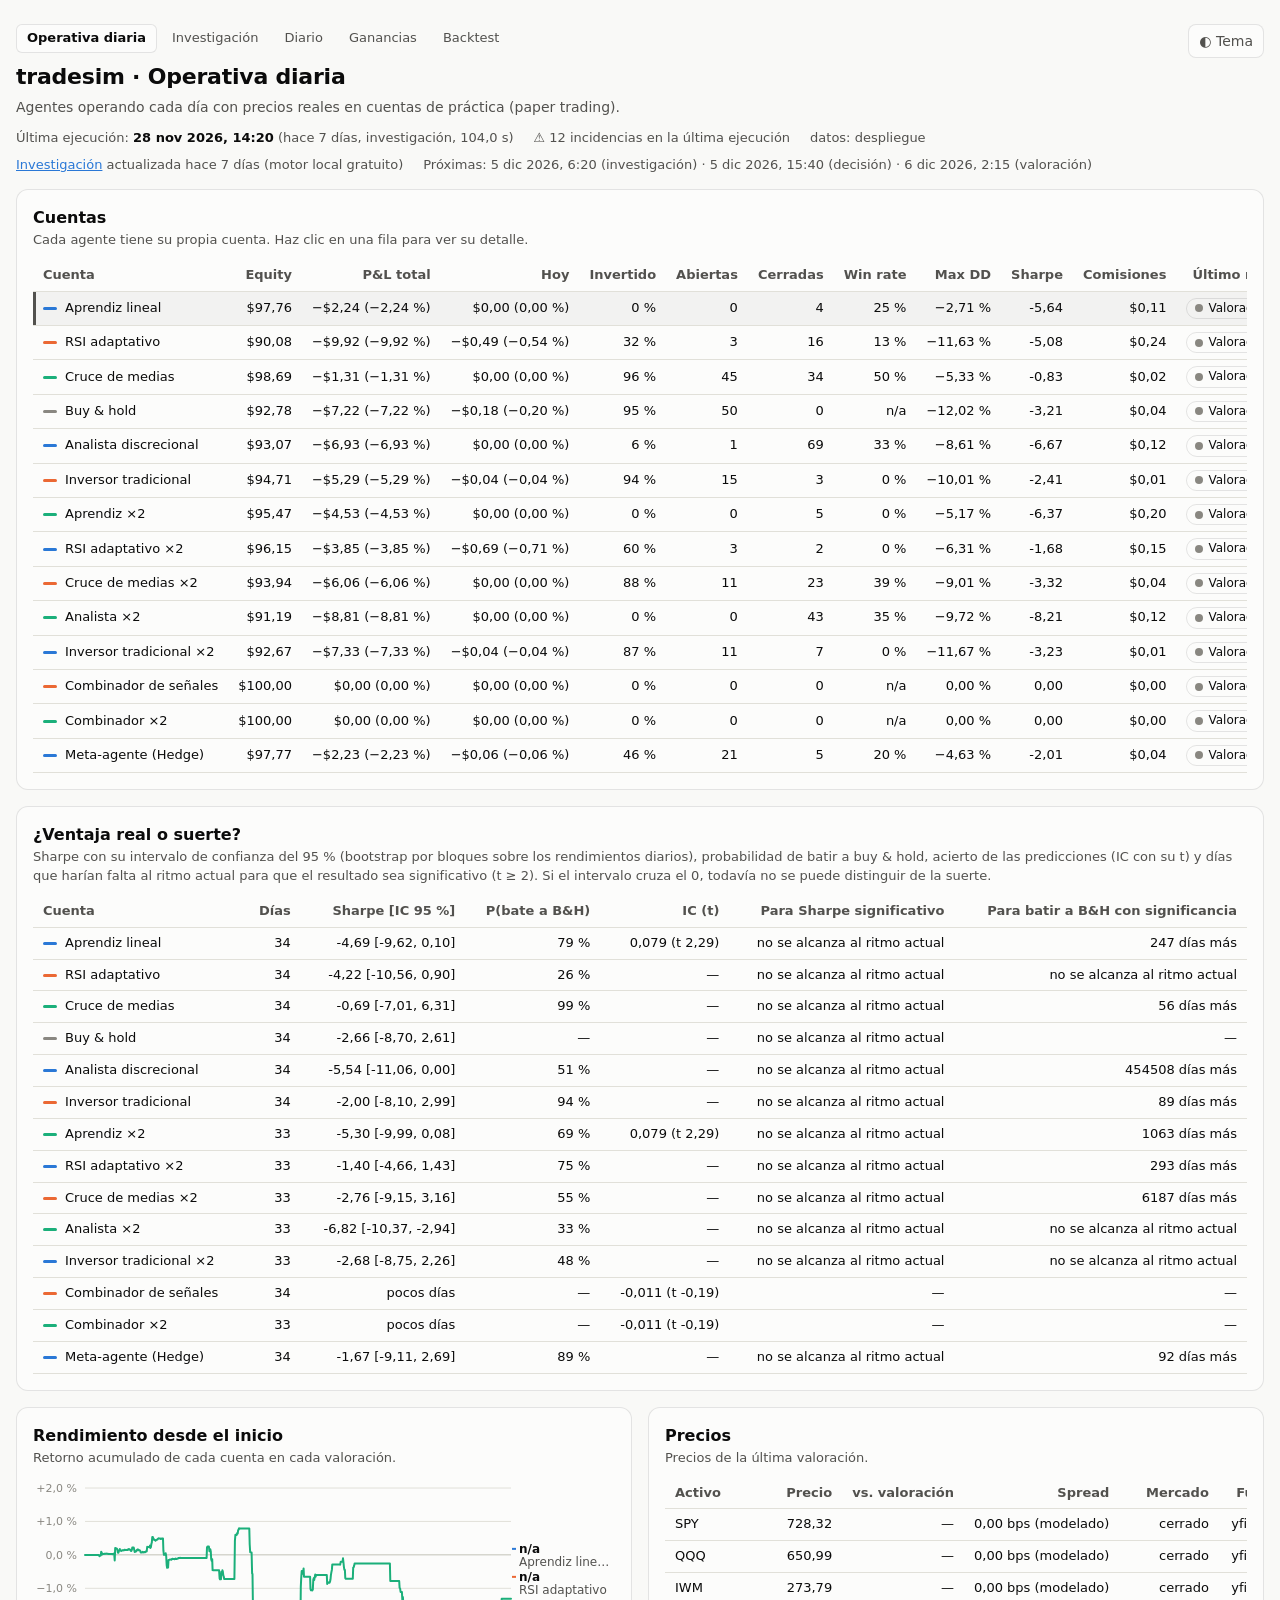
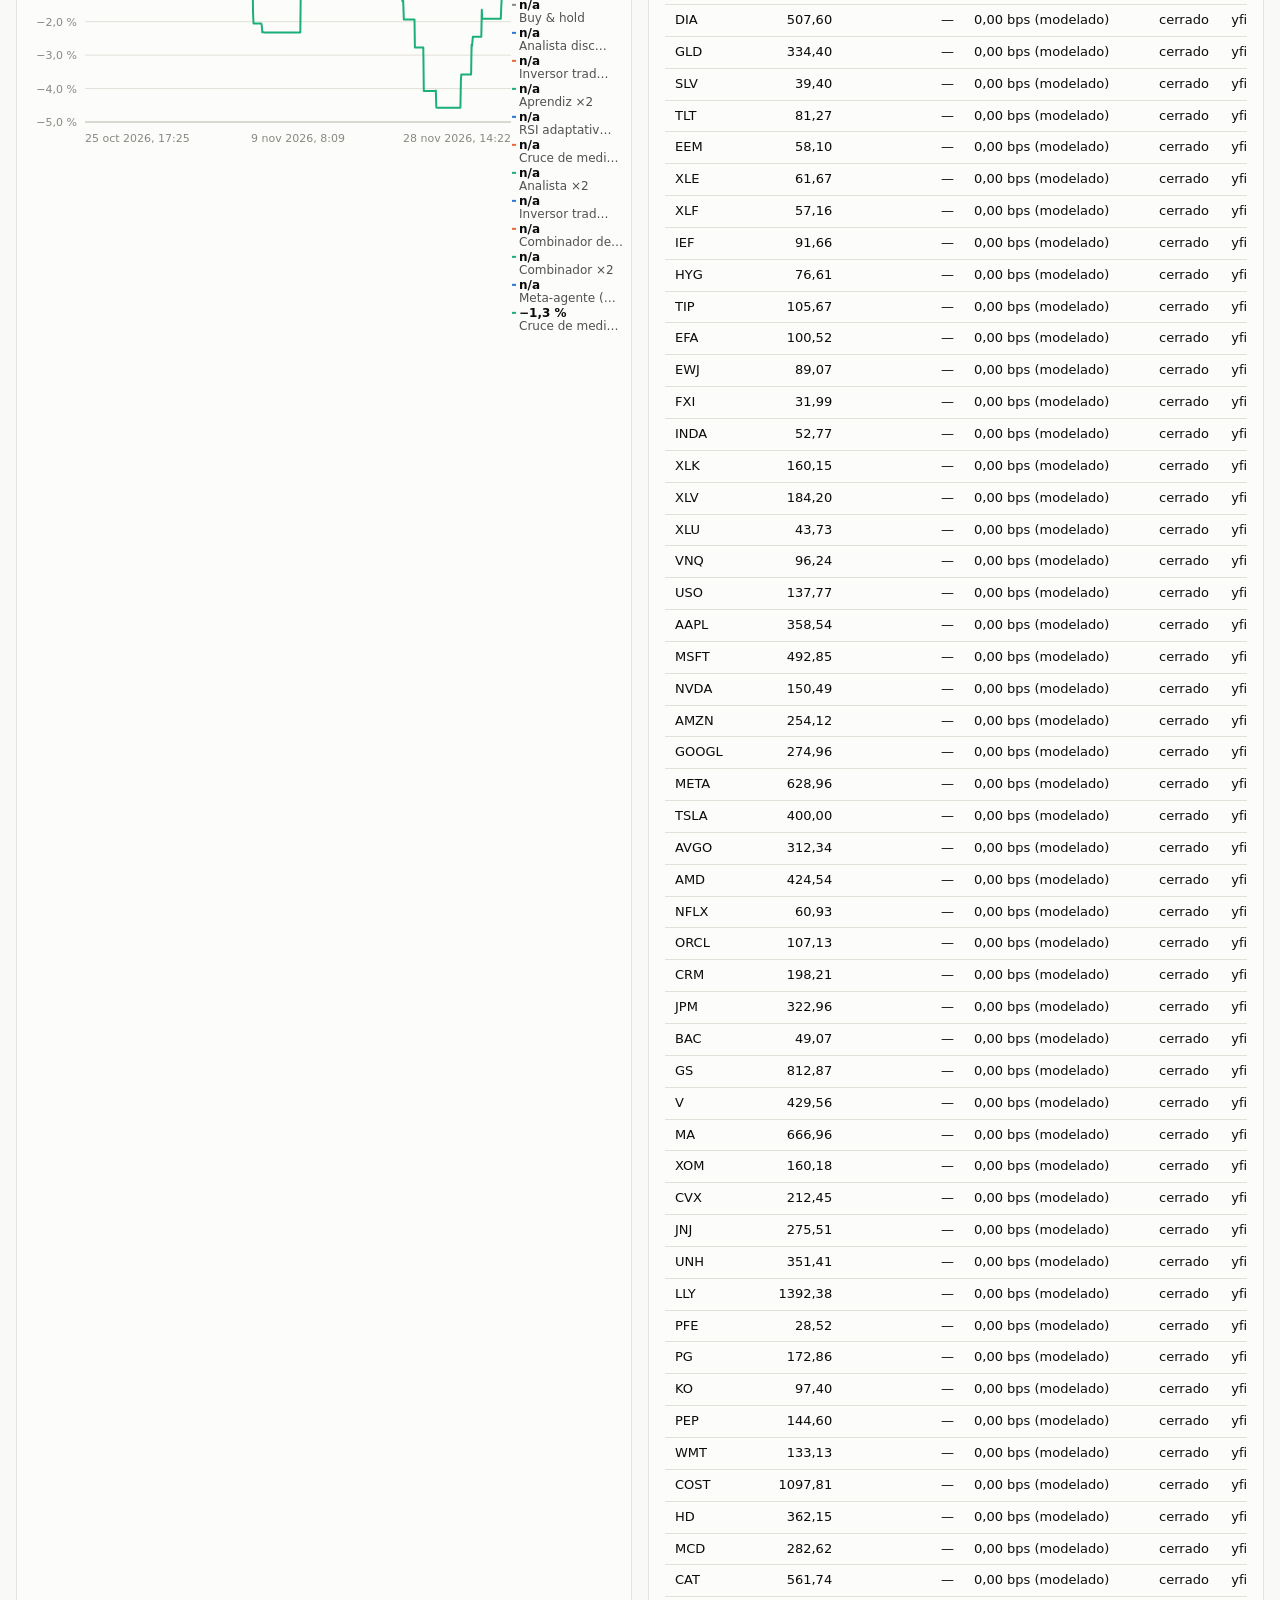
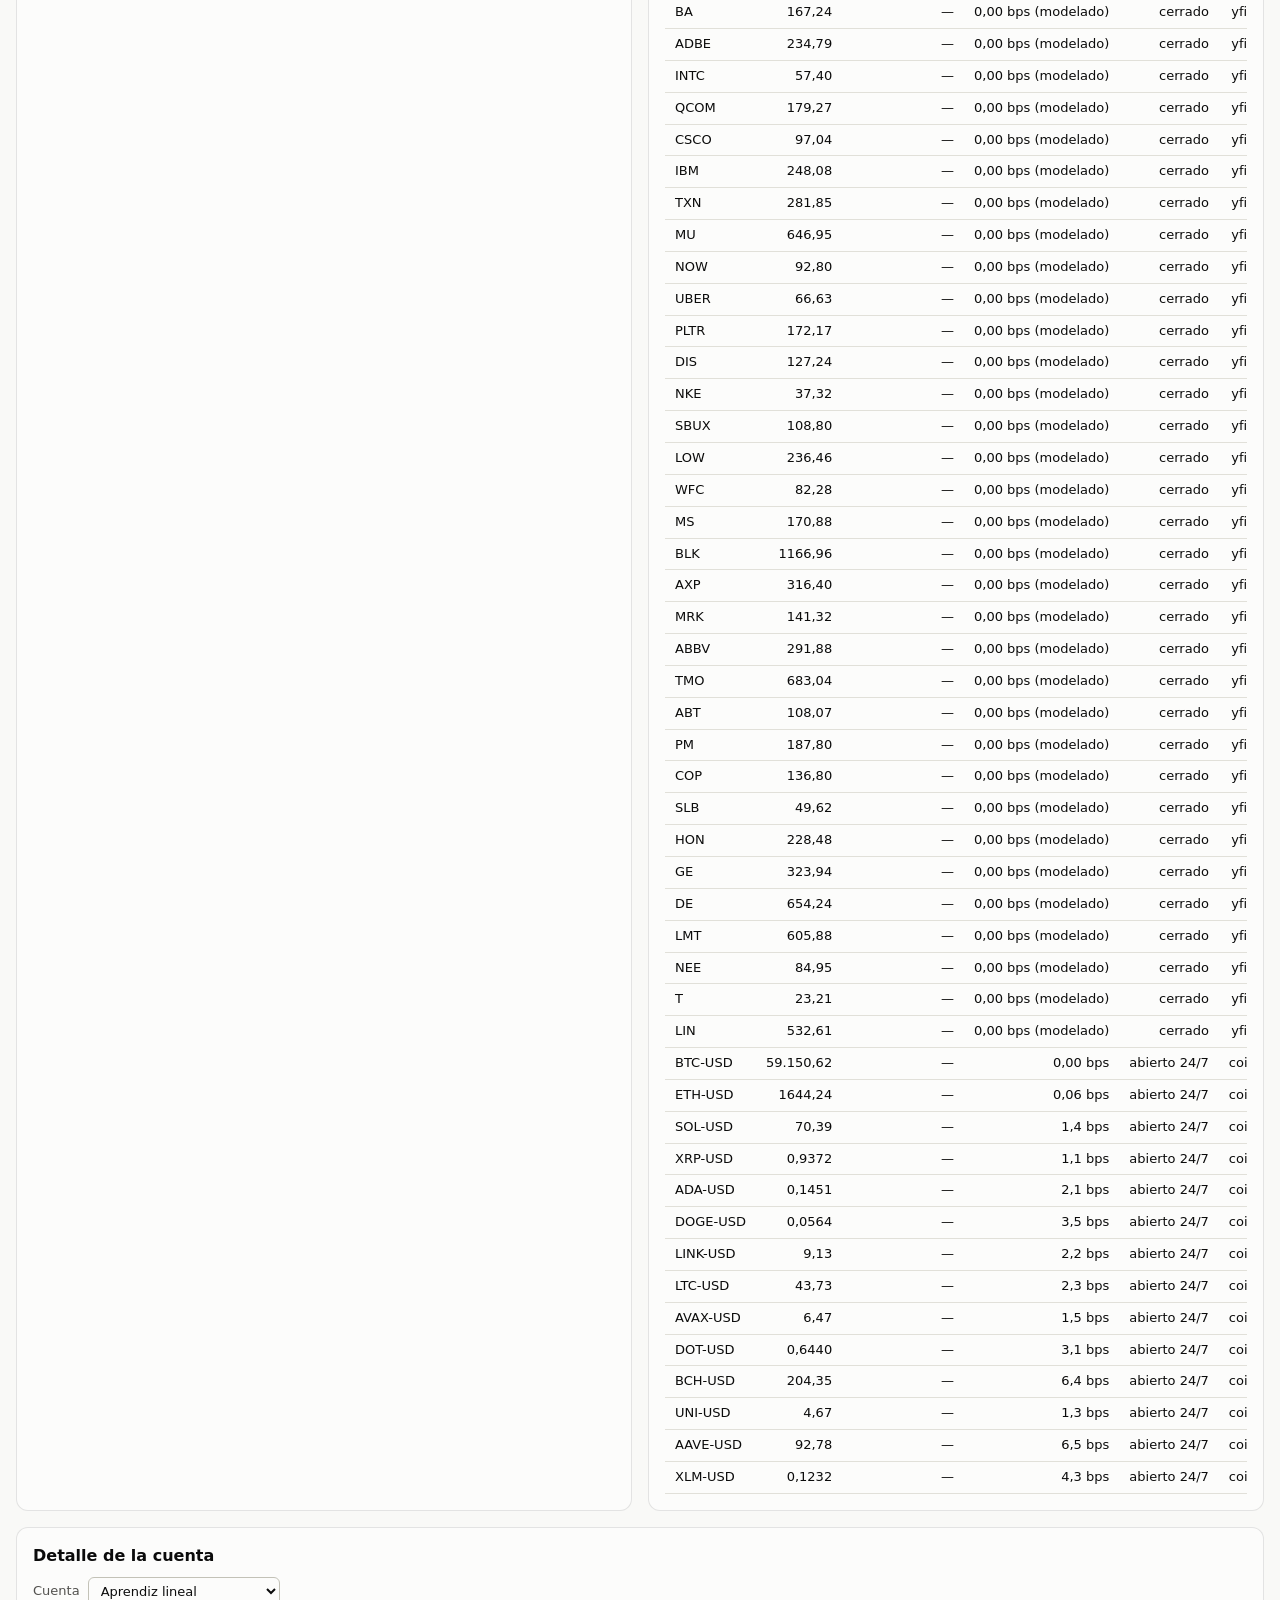
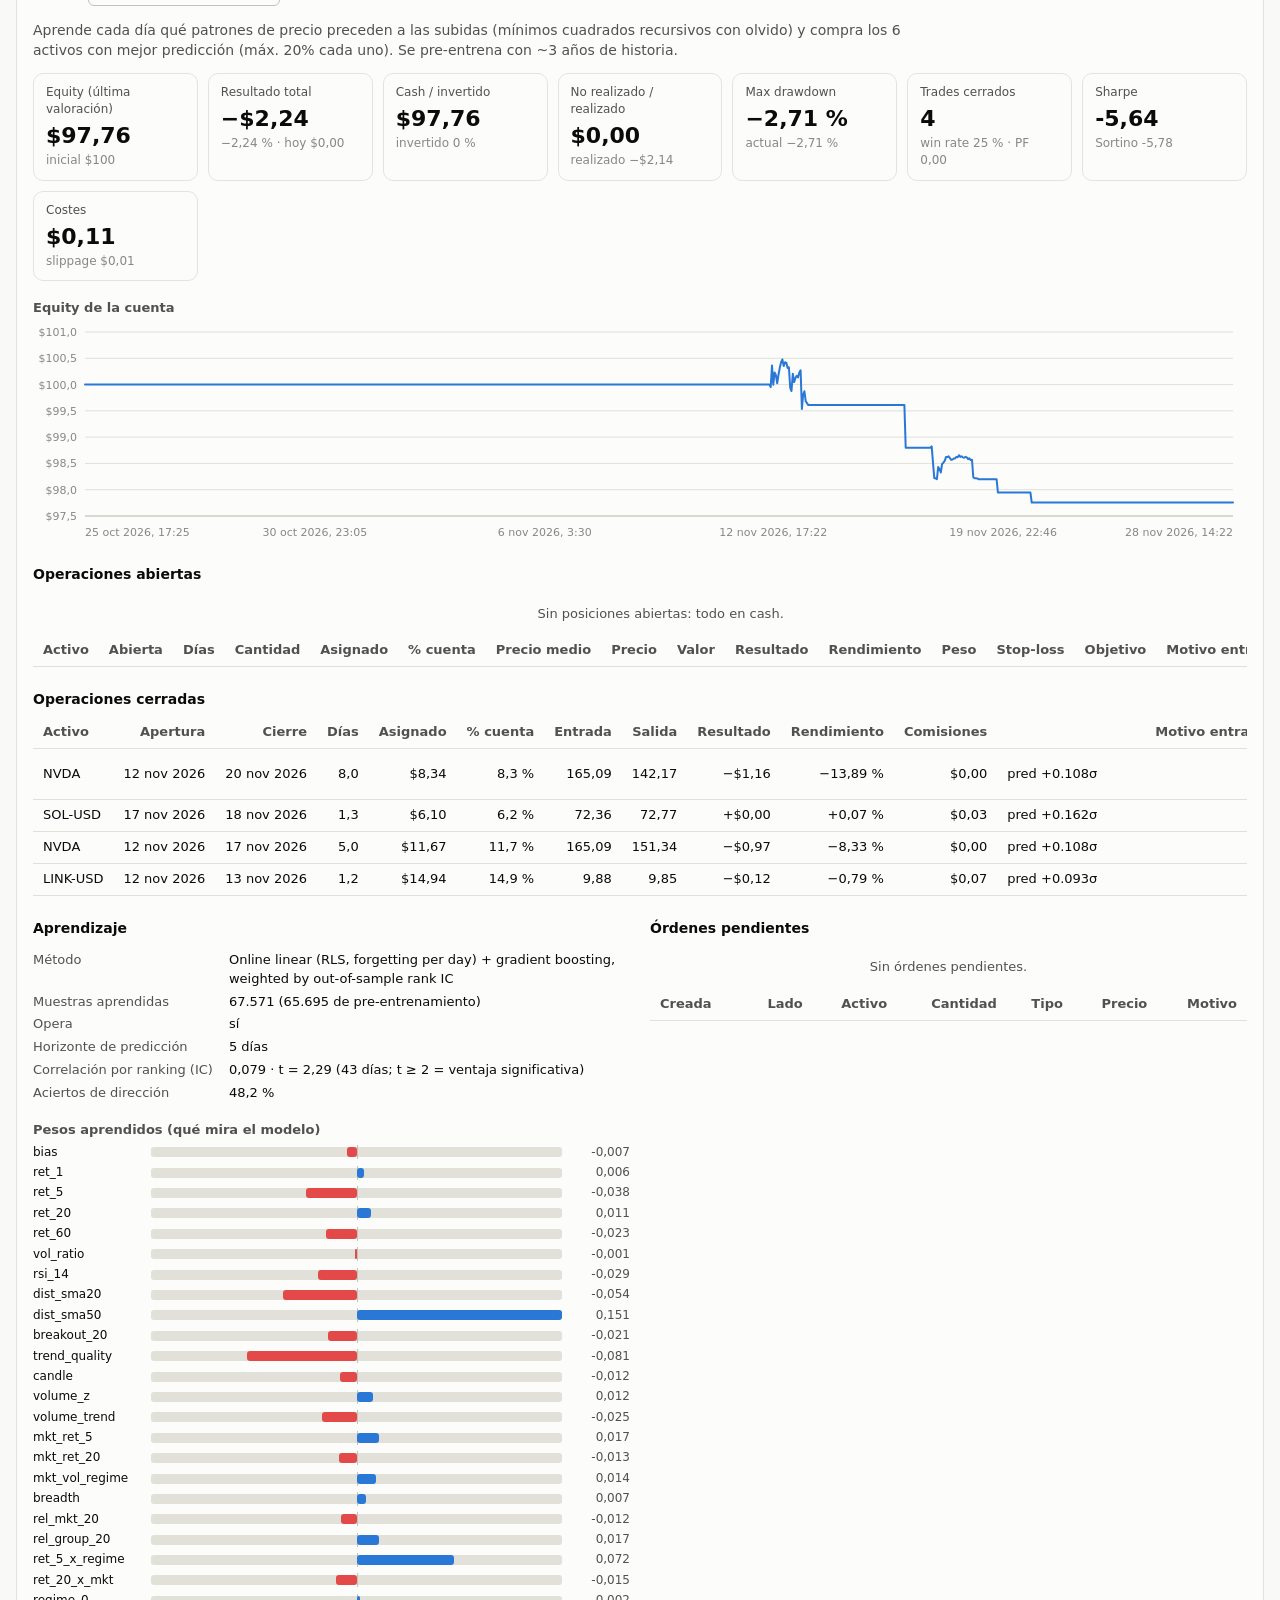
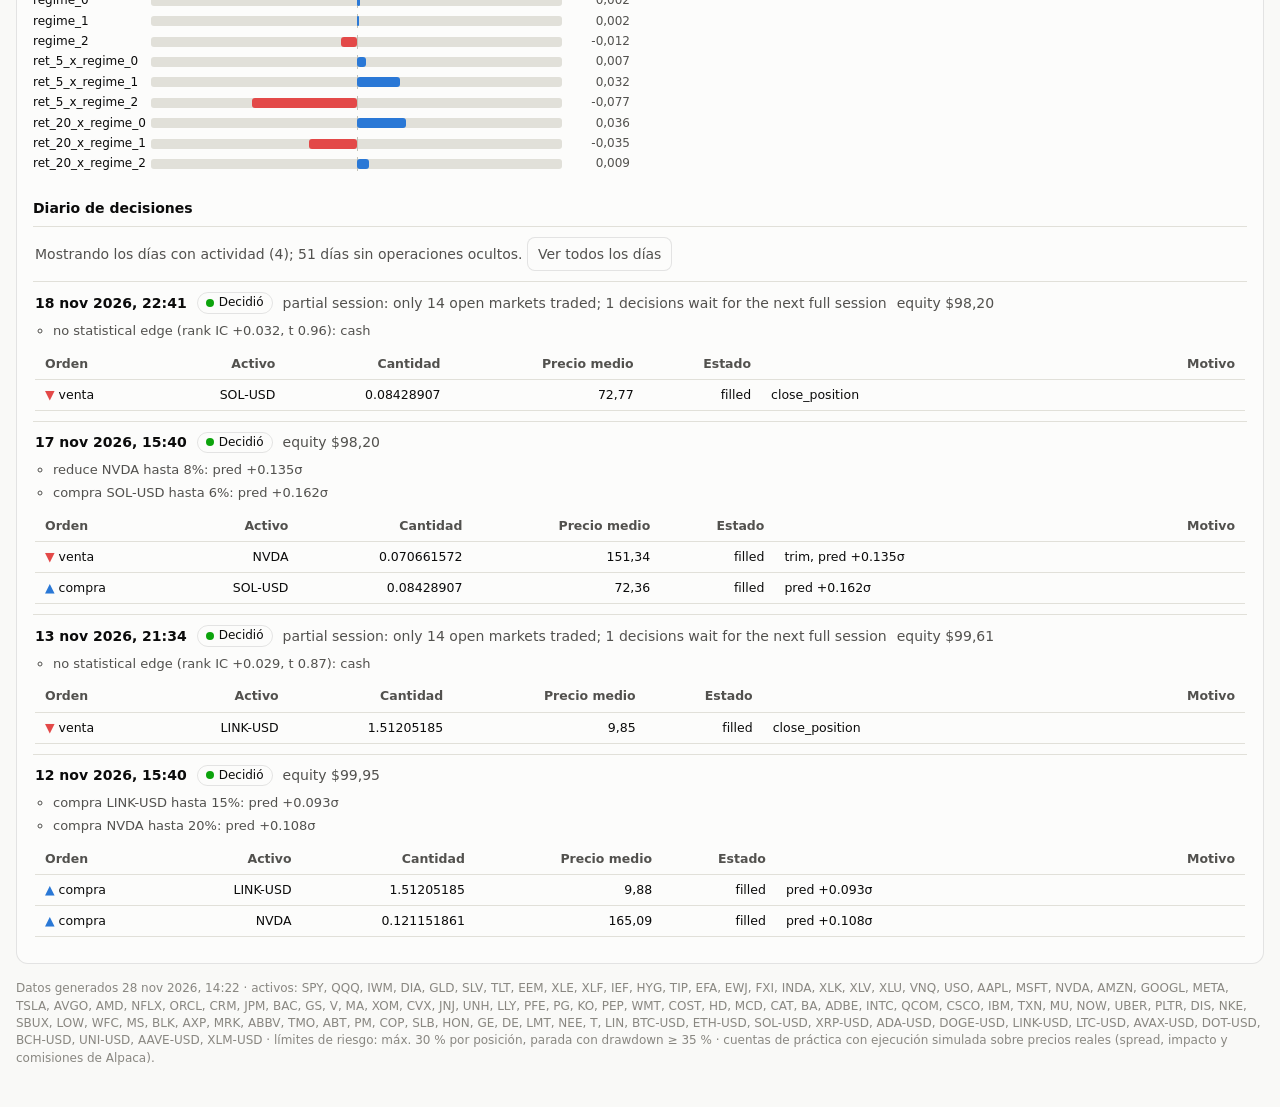
<file: dashboard/index.html>
<!doctype html>
<html lang="es">
<head>
  <meta charset="utf-8">
  <meta name="viewport" content="width=device-width, initial-scale=1">
  <title>tradesim · Operativa diaria</title>
  <meta name="description" content="Operativa diaria de los agentes de tradesim: cuentas, operaciones abiertas y cerradas, capital asignado, rendimiento y aprendizaje.">
  <link rel="icon" href="data:image/svg+xml,%3Csvg xmlns='http://www.w3.org/2000/svg' viewBox='0 0 32 32'%3E%3Crect width='32' height='32' rx='7' fill='%232a78d6'/%3E%3Cpath d='M6 22l6-7 5 4 9-11' stroke='white' stroke-width='3' fill='none' stroke-linecap='round' stroke-linejoin='round'/%3E%3C/svg%3E">
  <!-- Live data is read straight from the repository (updated by every scheduled run, no redeploy needed);
       the copy deployed with the site is the fallback. Empty content = only use the deployed copy. -->
  <meta name="tradesim-data-url" content="https://raw.githubusercontent.com/andygargol2010-afk/tradesim/main/dashboard/live.json">
  <link rel="stylesheet" href="styles.css">
</head>
<body>
  <div class="viz-root">
    <header class="page-head">
      <div>
        <nav class="nav" aria-label="Secciones"><a href="/" aria-current="page">Operativa diaria</a><a href="research.html">Investigación</a><a href="diario.html">Diario</a><a href="ganancias.html">Ganancias</a><a href="backtest.html">Backtest</a></nav>
        <h1>tradesim · Operativa diaria</h1>
        <p class="subtitle">Agentes operando cada día con precios reales en cuentas de práctica (paper trading).</p>
      </div>
      <button class="theme-toggle" id="theme-toggle" type="button" aria-label="Cambiar tema claro/oscuro">◐ Tema</button>
    </header>
    <div class="statusbar" id="statusbar">Cargando…</div>
    <div id="notice"></div>

    <main id="app" aria-busy="true">
      <section class="card" aria-labelledby="h-accounts">
        <h2 id="h-accounts">Cuentas</h2>
        <p class="hint">Cada agente tiene su propia cuenta. Haz clic en una fila para ver su detalle.</p>
        <div class="table-scroll"><table id="accounts-table" class="data-table clickable"></table></div>
      </section>

      <section class="card" aria-labelledby="h-edge">
        <h2 id="h-edge">¿Ventaja real o suerte?</h2>
        <p class="hint">Sharpe con su intervalo de confianza del 95 % (bootstrap por bloques sobre los rendimientos diarios),
          probabilidad de batir a buy &amp; hold, acierto de las predicciones (IC con su t) y días que harían falta al ritmo
          actual para que el resultado sea significativo (t ≥ 2). Si el intervalo cruza el 0, todavía no se puede distinguir
          de la suerte.</p>
        <div class="table-scroll"><table id="edge-table" class="data-table"></table></div>
      </section>

      <div class="grid-2">
        <section class="card" aria-labelledby="h-perf">
          <h2 id="h-perf">Rendimiento desde el inicio</h2>
          <p class="hint">Retorno acumulado de cada cuenta en cada valoración.</p>
          <div class="chart" id="chart-perf"></div>
        </section>
        <section class="card" aria-labelledby="h-prices">
          <h2 id="h-prices">Precios</h2>
          <p class="hint" id="prices-hint"></p>
          <div class="table-scroll"><table id="prices-table" class="data-table"></table></div>
        </section>
      </div>

      <section class="card" aria-labelledby="h-detail" id="detail">
        <h2 id="h-detail">Detalle de la cuenta</h2>
        <div class="filters" role="group" aria-label="Cuenta">
          <label>Cuenta <select id="sel-account"></select></label>
        </div>
        <p class="desc" id="account-desc"></p>
        <p class="empty" id="account-empty" hidden></p>
        <div class="tiles" id="account-tiles"></div>

        <div id="account-body">
        <div class="chart-title">Equity de la cuenta</div>
        <div class="chart" id="chart-equity"></div>

        <h3>Operaciones abiertas</h3>
        <div class="table-scroll"><table id="positions-table" class="data-table"></table></div>

        <h3>Operaciones cerradas</h3>
        <div class="table-scroll tall"><table id="trades-table" class="data-table"></table></div>

        <div class="grid-2 tables">
          <div>
            <h3>Aprendizaje</h3>
            <div id="learning"></div>
          </div>
          <div>
            <h3>Órdenes pendientes</h3>
            <div class="table-scroll"><table id="orders-table" class="data-table"></table></div>
          </div>
        </div>

        </div>

        <h3>Diario de decisiones</h3>
        <ul class="journal" id="journal"></ul>
      </section>
    </main>

    <footer class="page-foot" id="footer"></footer>
  </div>
  <div class="tooltip" id="tooltip" role="status" aria-live="polite" hidden></div>
  <script src="charts.js"></script>
  <script src="live.js"></script>
</body>
</html>
</file>
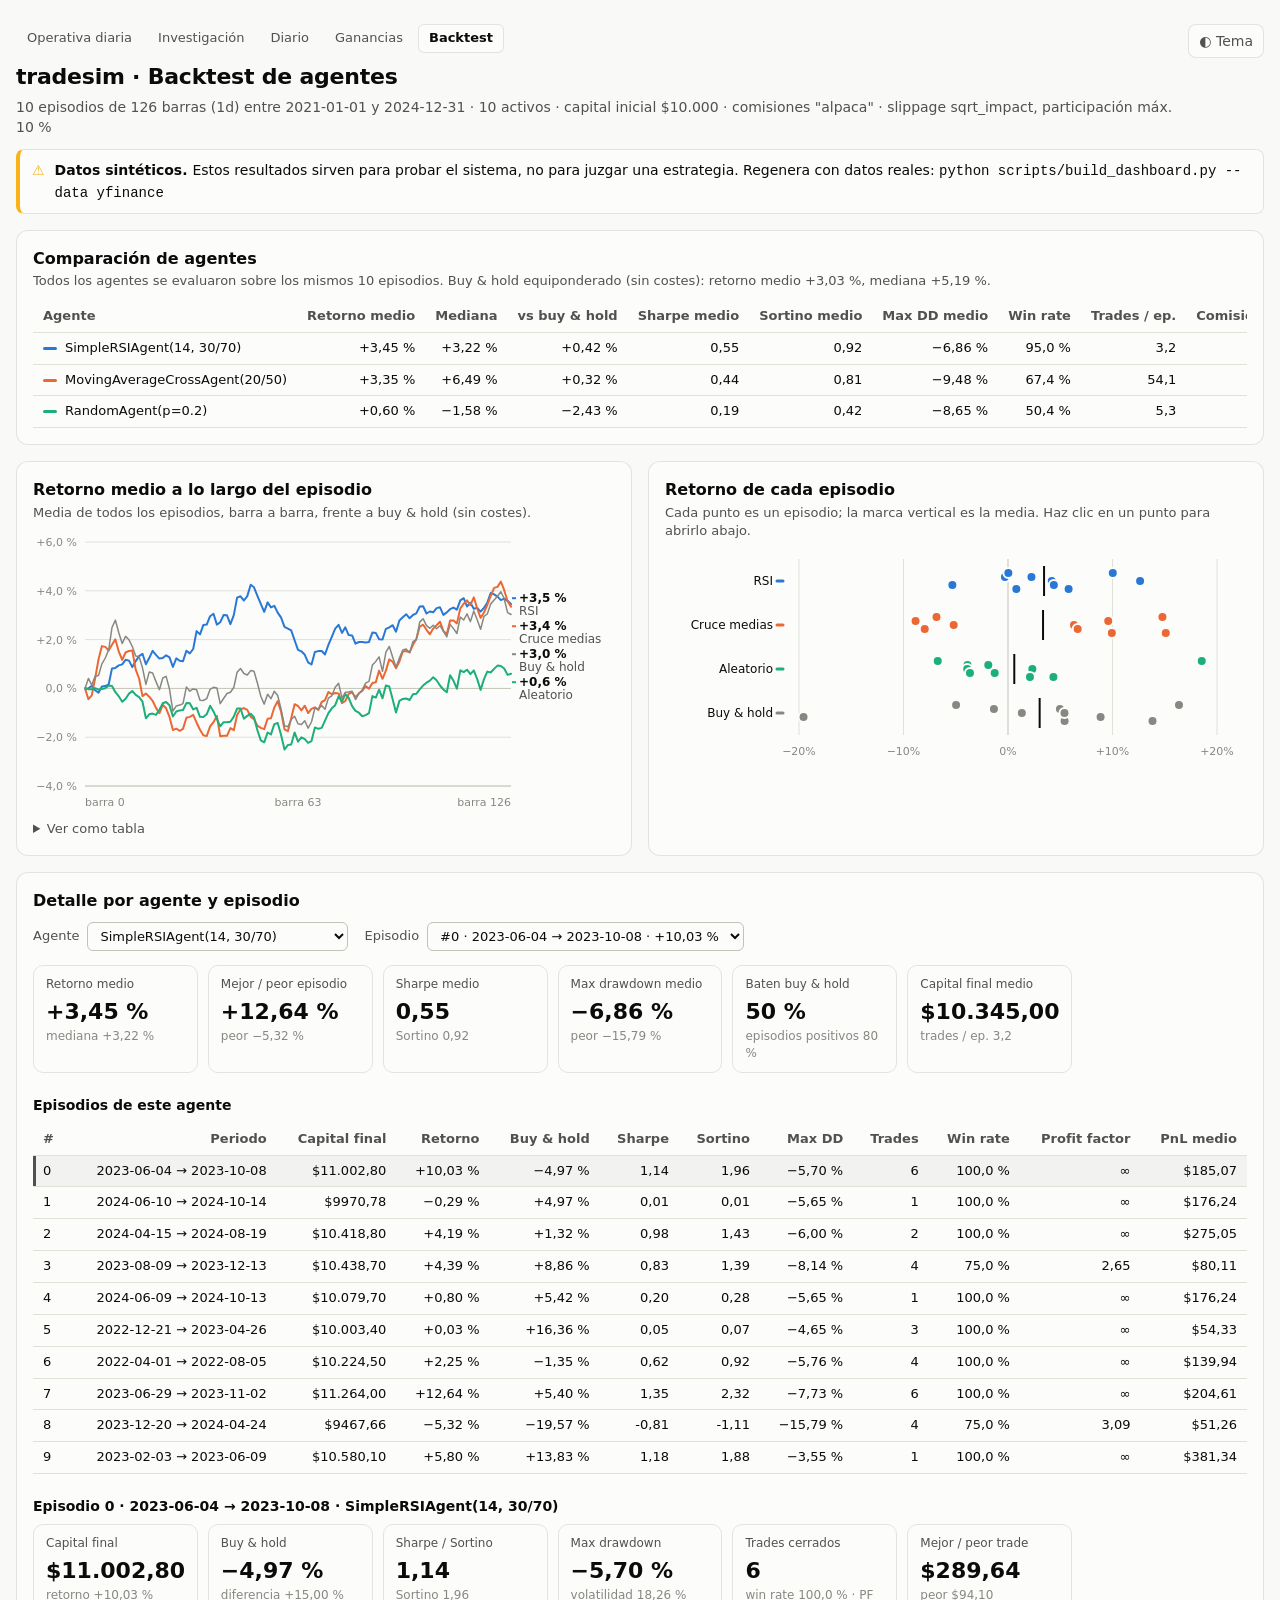
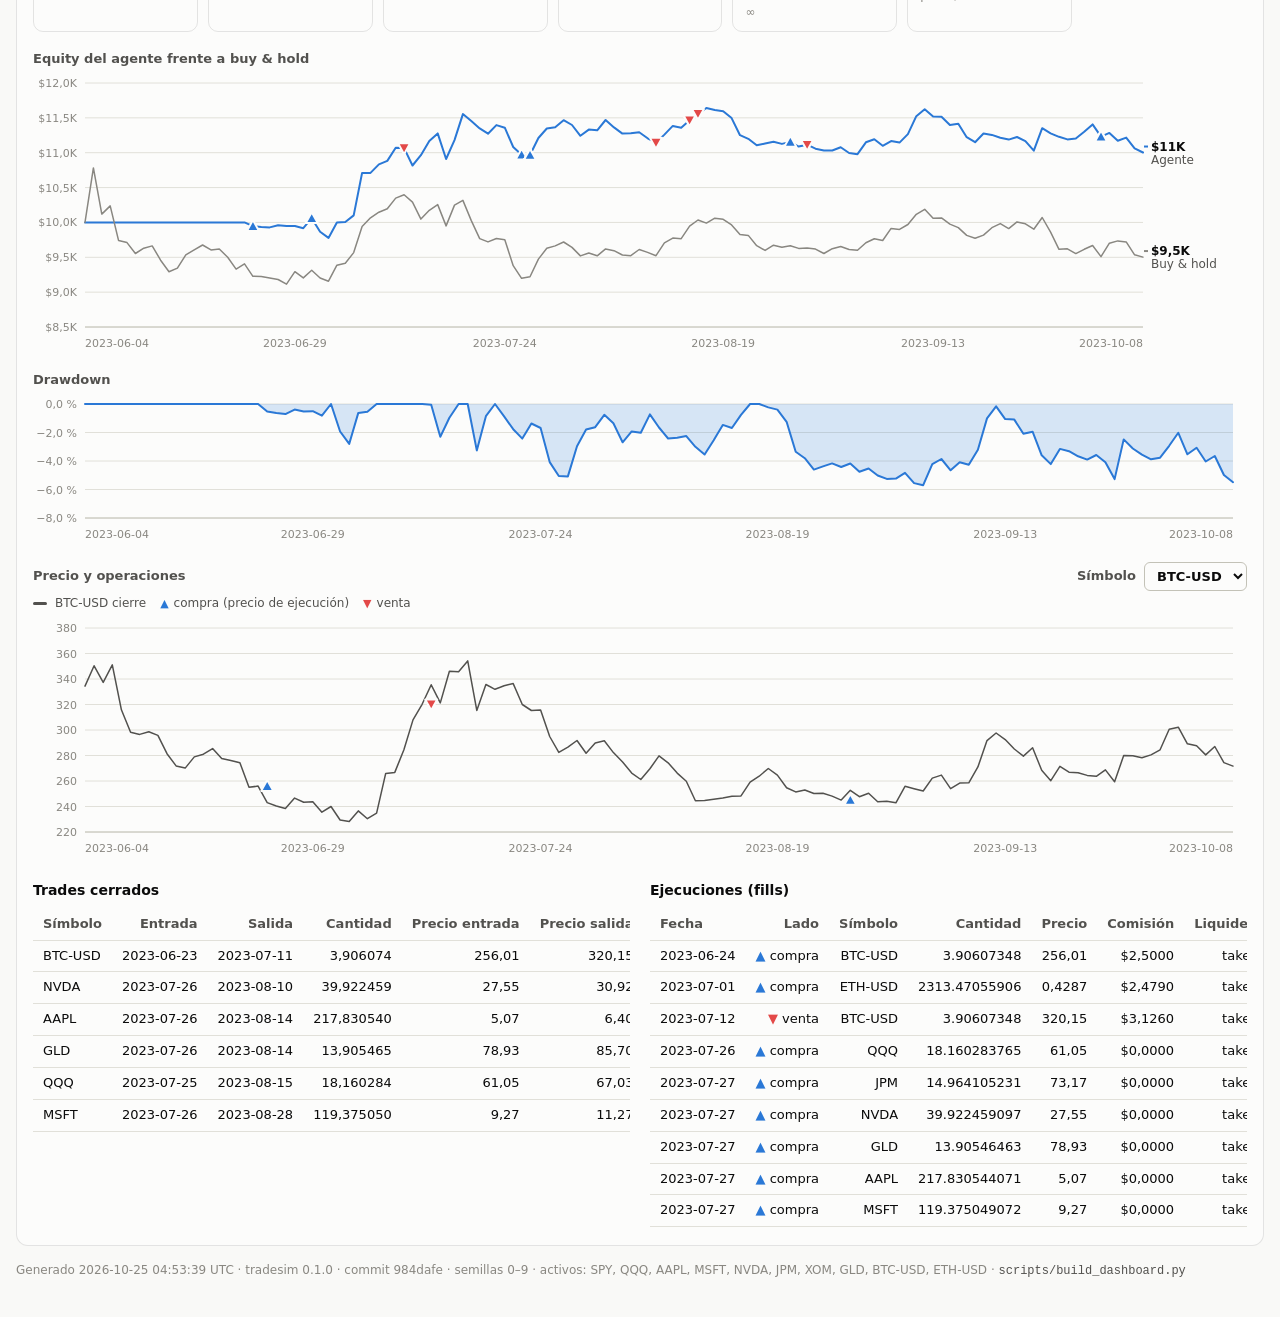
<file: dashboard/backtest.html>
<!doctype html>
<html lang="es">
<head>
  <meta charset="utf-8">
  <meta name="viewport" content="width=device-width, initial-scale=1">
  <title>tradesim · Backtest</title>
  <meta name="description" content="Resultados de agentes de trading evaluados en el simulador tradesim: métricas, curvas de equity, drawdown y operaciones.">
  <link rel="icon" href="data:image/svg+xml,%3Csvg xmlns='http://www.w3.org/2000/svg' viewBox='0 0 32 32'%3E%3Crect width='32' height='32' rx='7' fill='%232a78d6'/%3E%3Cpath d='M6 22l6-7 5 4 9-11' stroke='white' stroke-width='3' fill='none' stroke-linecap='round' stroke-linejoin='round'/%3E%3C/svg%3E">
  <link rel="stylesheet" href="styles.css">
</head>
<body>
  <div class="viz-root">
    <header class="page-head">
      <div>
        <nav class="nav" aria-label="Secciones"><a href="/">Operativa diaria</a><a href="research.html">Investigación</a><a href="diario.html">Diario</a><a href="ganancias.html">Ganancias</a><a href="backtest.html" aria-current="page">Backtest</a></nav>
        <h1>tradesim · Backtest de agentes</h1>
        <p class="subtitle" id="subtitle">Cargando resultados…</p>
      </div>
      <button class="theme-toggle" id="theme-toggle" type="button" aria-label="Cambiar tema claro/oscuro">◐ Tema</button>
    </header>
    <div id="notice"></div>

    <main id="app" aria-busy="true">
      <section class="card" aria-labelledby="h-compare">
        <h2 id="h-compare">Comparación de agentes</h2>
        <p class="hint" id="compare-hint"></p>
        <div class="table-scroll"><table id="compare-table" class="data-table"></table></div>
      </section>

      <div class="grid-2">
        <section class="card" aria-labelledby="h-path">
          <h2 id="h-path">Retorno medio a lo largo del episodio</h2>
          <p class="hint">Media de todos los episodios, barra a barra, frente a buy &amp; hold (sin costes).</p>
          <div class="chart" id="chart-path"></div>
          <details class="data-view"><summary>Ver como tabla</summary><div class="table-scroll" id="path-table"></div></details>
        </section>
        <section class="card" aria-labelledby="h-strip">
          <h2 id="h-strip">Retorno de cada episodio</h2>
          <p class="hint">Cada punto es un episodio; la marca vertical es la media. Haz clic en un punto para abrirlo abajo.</p>
          <div class="chart" id="chart-strip"></div>
        </section>
      </div>

      <section class="card" aria-labelledby="h-agent" id="agent-section">
        <h2 id="h-agent">Detalle por agente y episodio</h2>
        <div class="filters" role="group" aria-label="Filtros del detalle">
          <label>Agente <select id="sel-agent"></select></label>
          <label>Episodio <select id="sel-episode"></select></label>
        </div>
        <div class="tiles" id="agent-tiles"></div>
        <h3>Episodios de este agente</h3>
        <div class="table-scroll"><table id="episodes-table" class="data-table clickable"></table></div>

        <h3 id="episode-title">Episodio</h3>
        <div class="tiles" id="episode-tiles"></div>
        <div class="chart-title">Equity del agente frente a buy &amp; hold</div>
        <div class="chart" id="chart-equity"></div>
        <div class="chart-title">Drawdown</div>
        <div class="chart" id="chart-dd"></div>
        <div class="chart-title row">
          <span>Precio y operaciones</span>
          <label class="inline">Símbolo <select id="sel-symbol"></select></label>
        </div>
        <div class="chart" id="chart-price"></div>
        <div class="grid-2 tables">
          <div>
            <h3>Trades cerrados</h3>
            <div class="table-scroll tall"><table id="trades-table" class="data-table"></table></div>
          </div>
          <div>
            <h3>Ejecuciones (fills)</h3>
            <div class="table-scroll tall"><table id="fills-table" class="data-table"></table></div>
          </div>
        </div>
      </section>
    </main>

    <footer class="page-foot" id="footer"></footer>
  </div>
  <div class="tooltip" id="tooltip" role="status" aria-live="polite" hidden></div>
  <script src="charts.js"></script>
  <script src="backtest.js"></script>
</body>
</html>
</file>
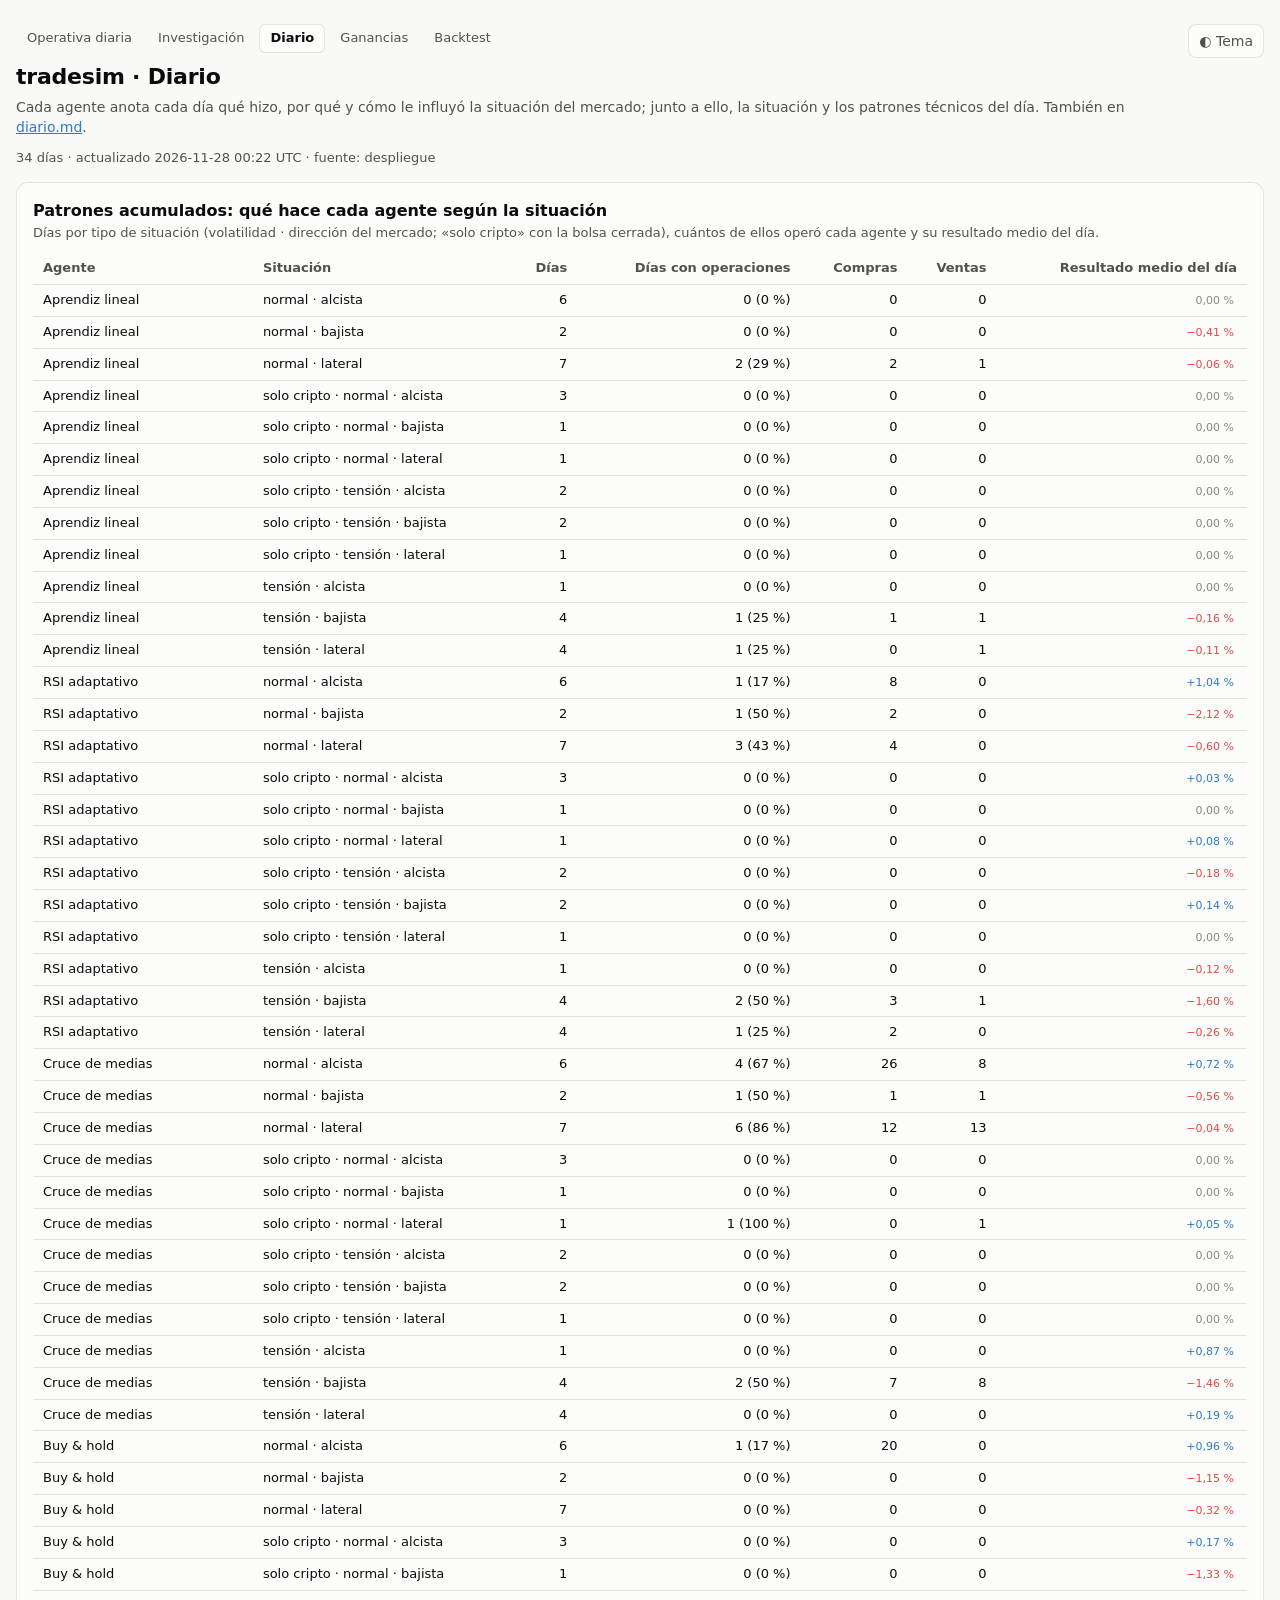
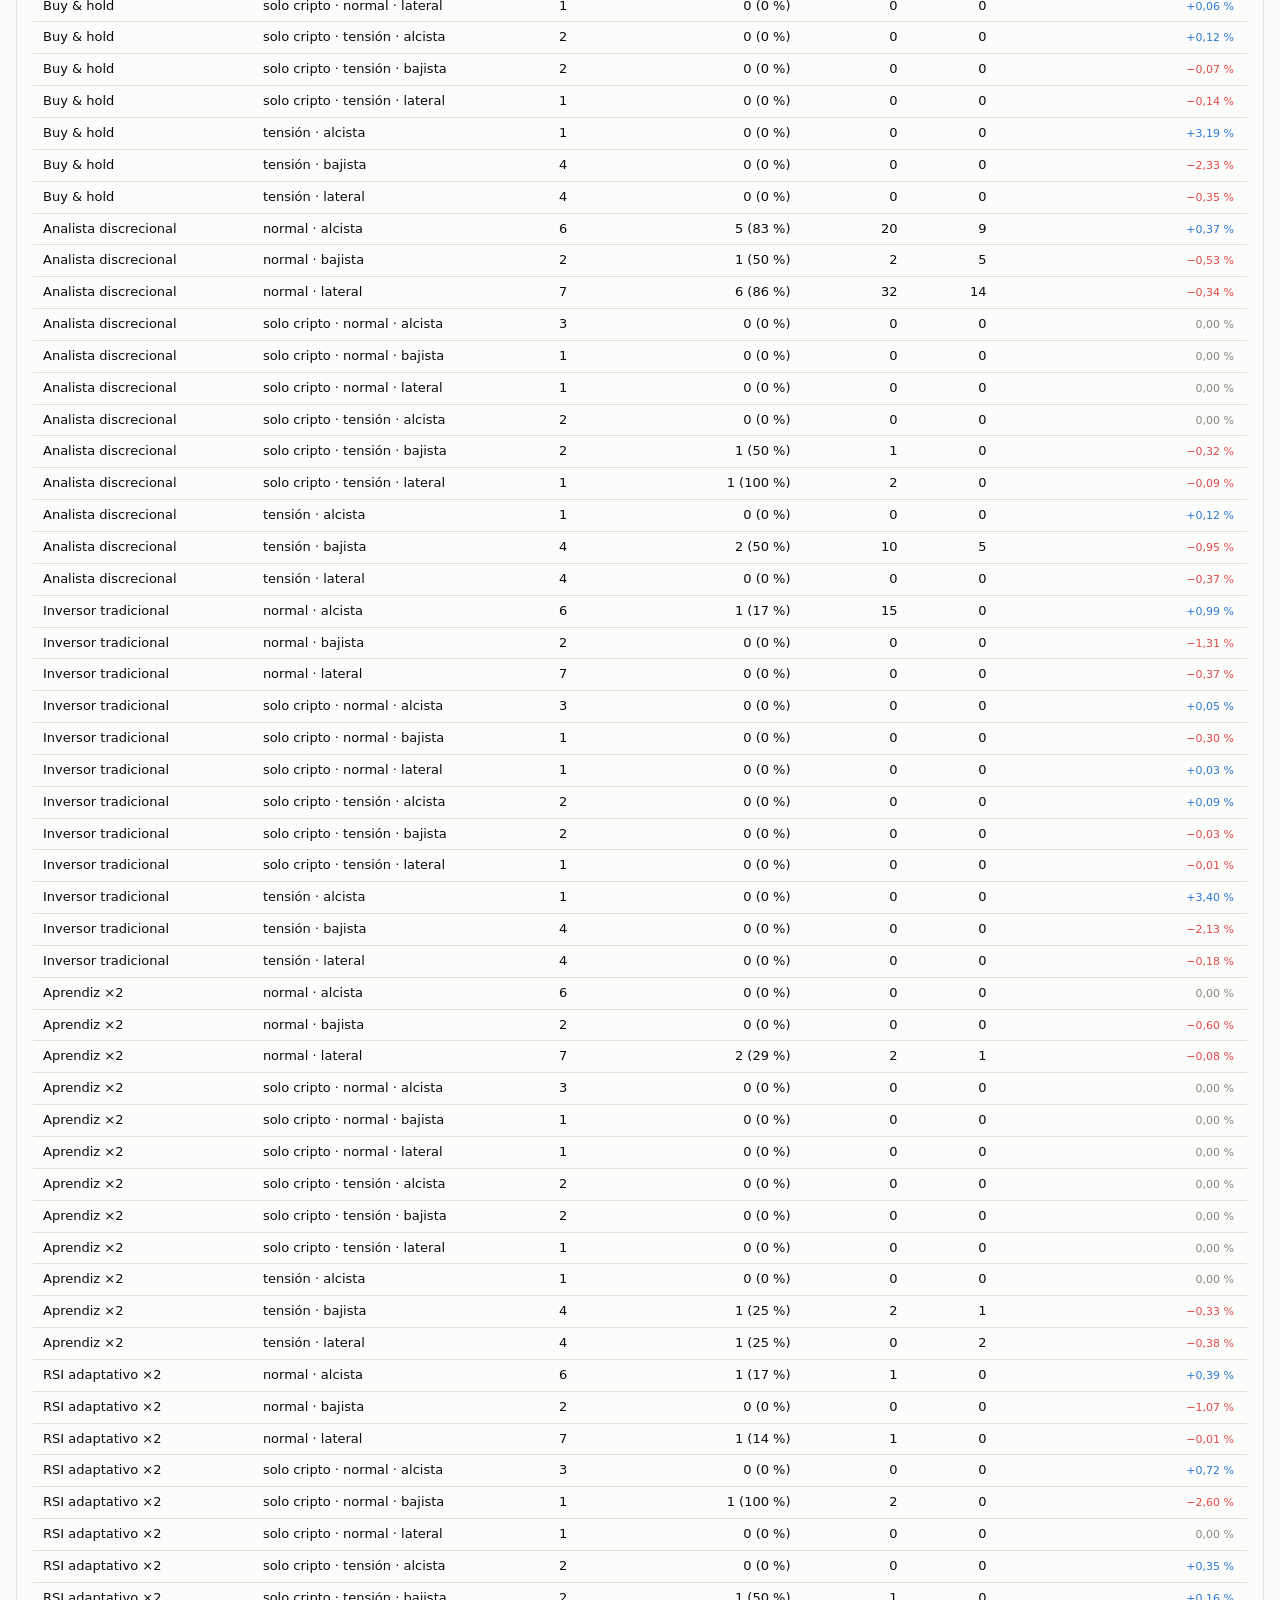
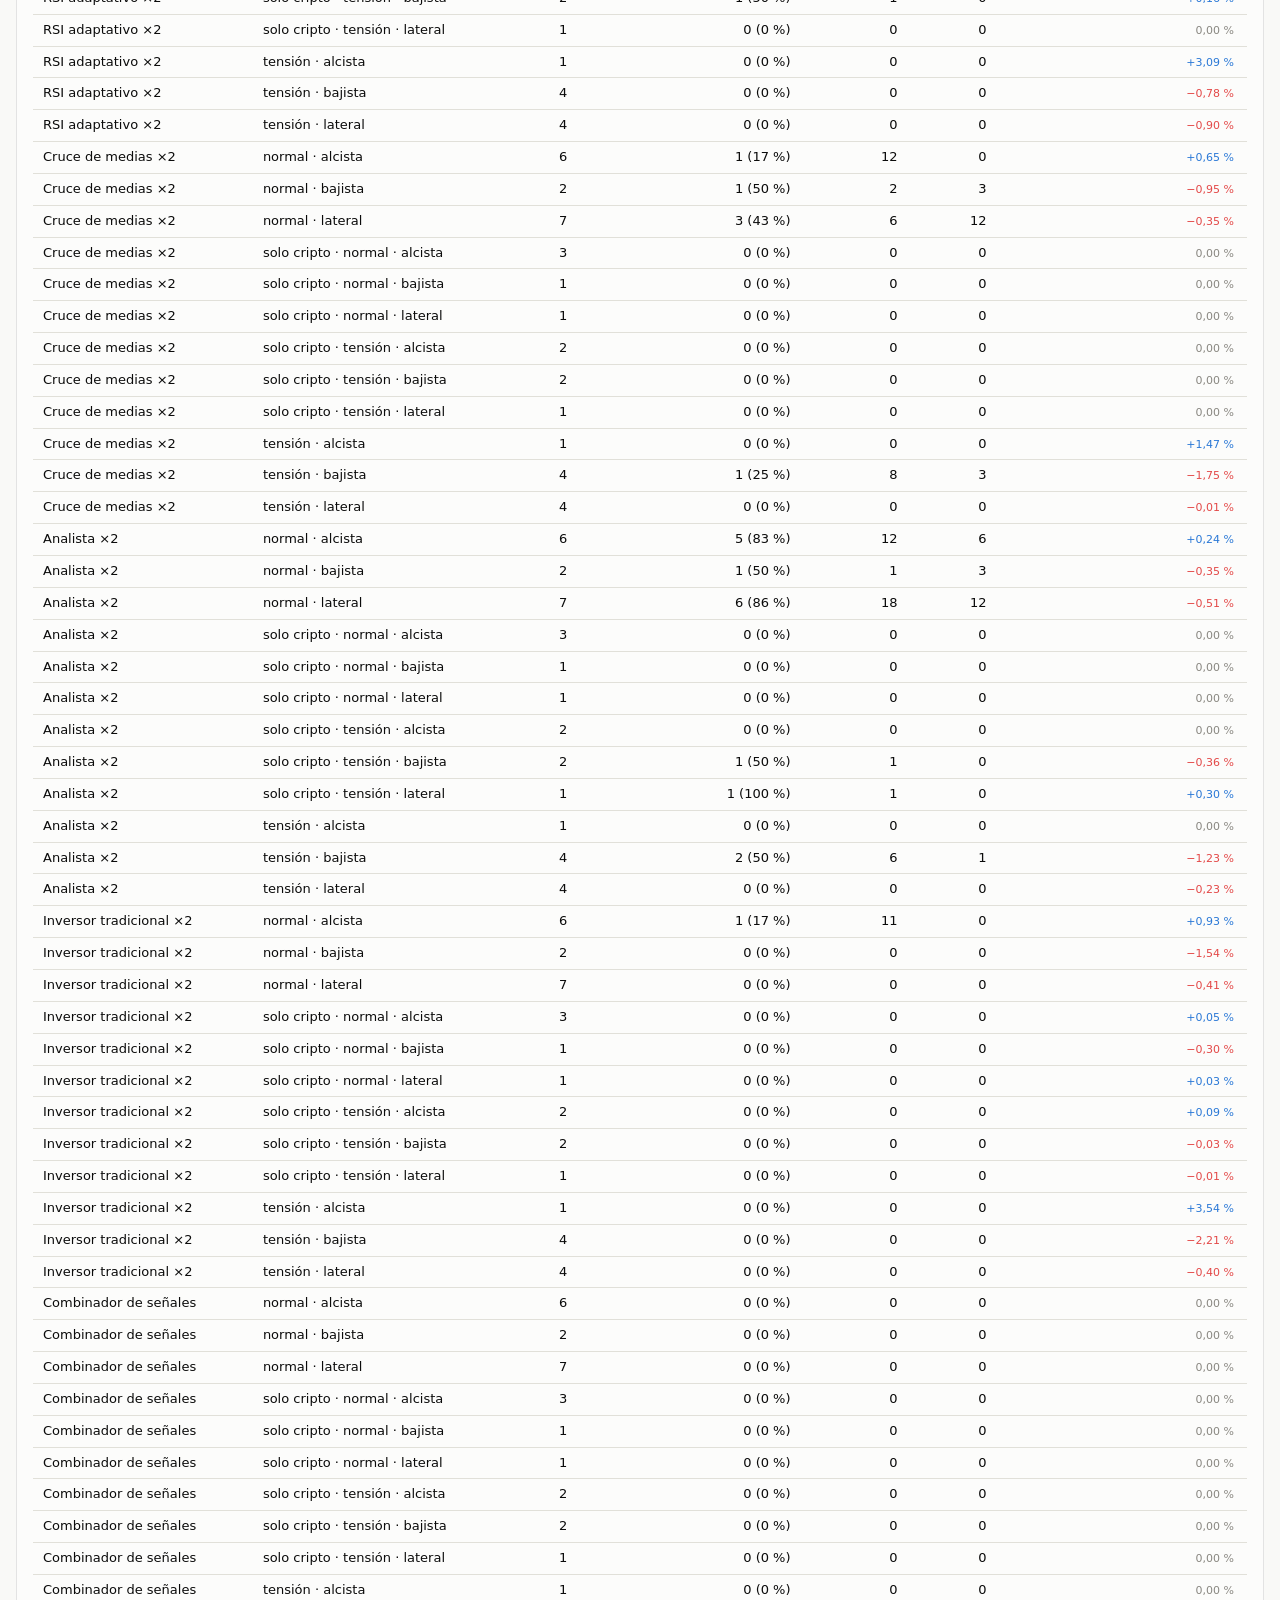
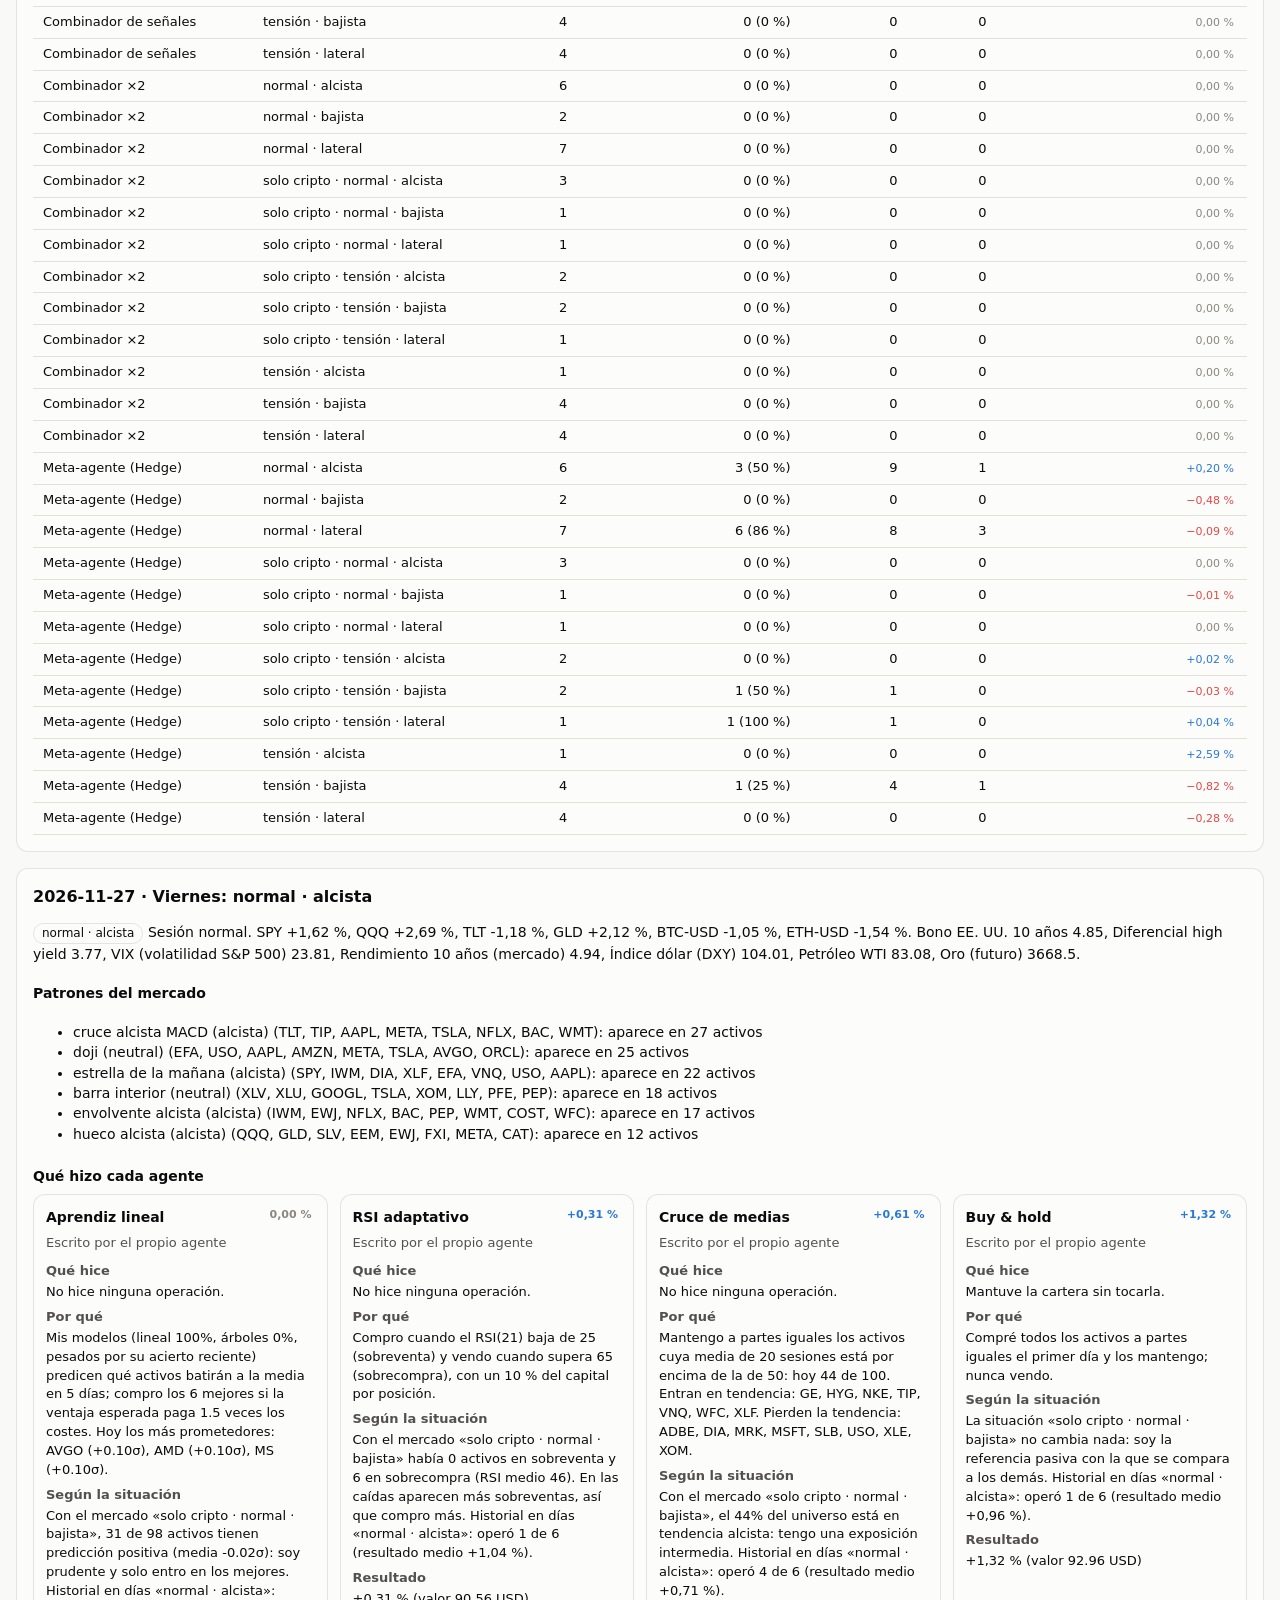
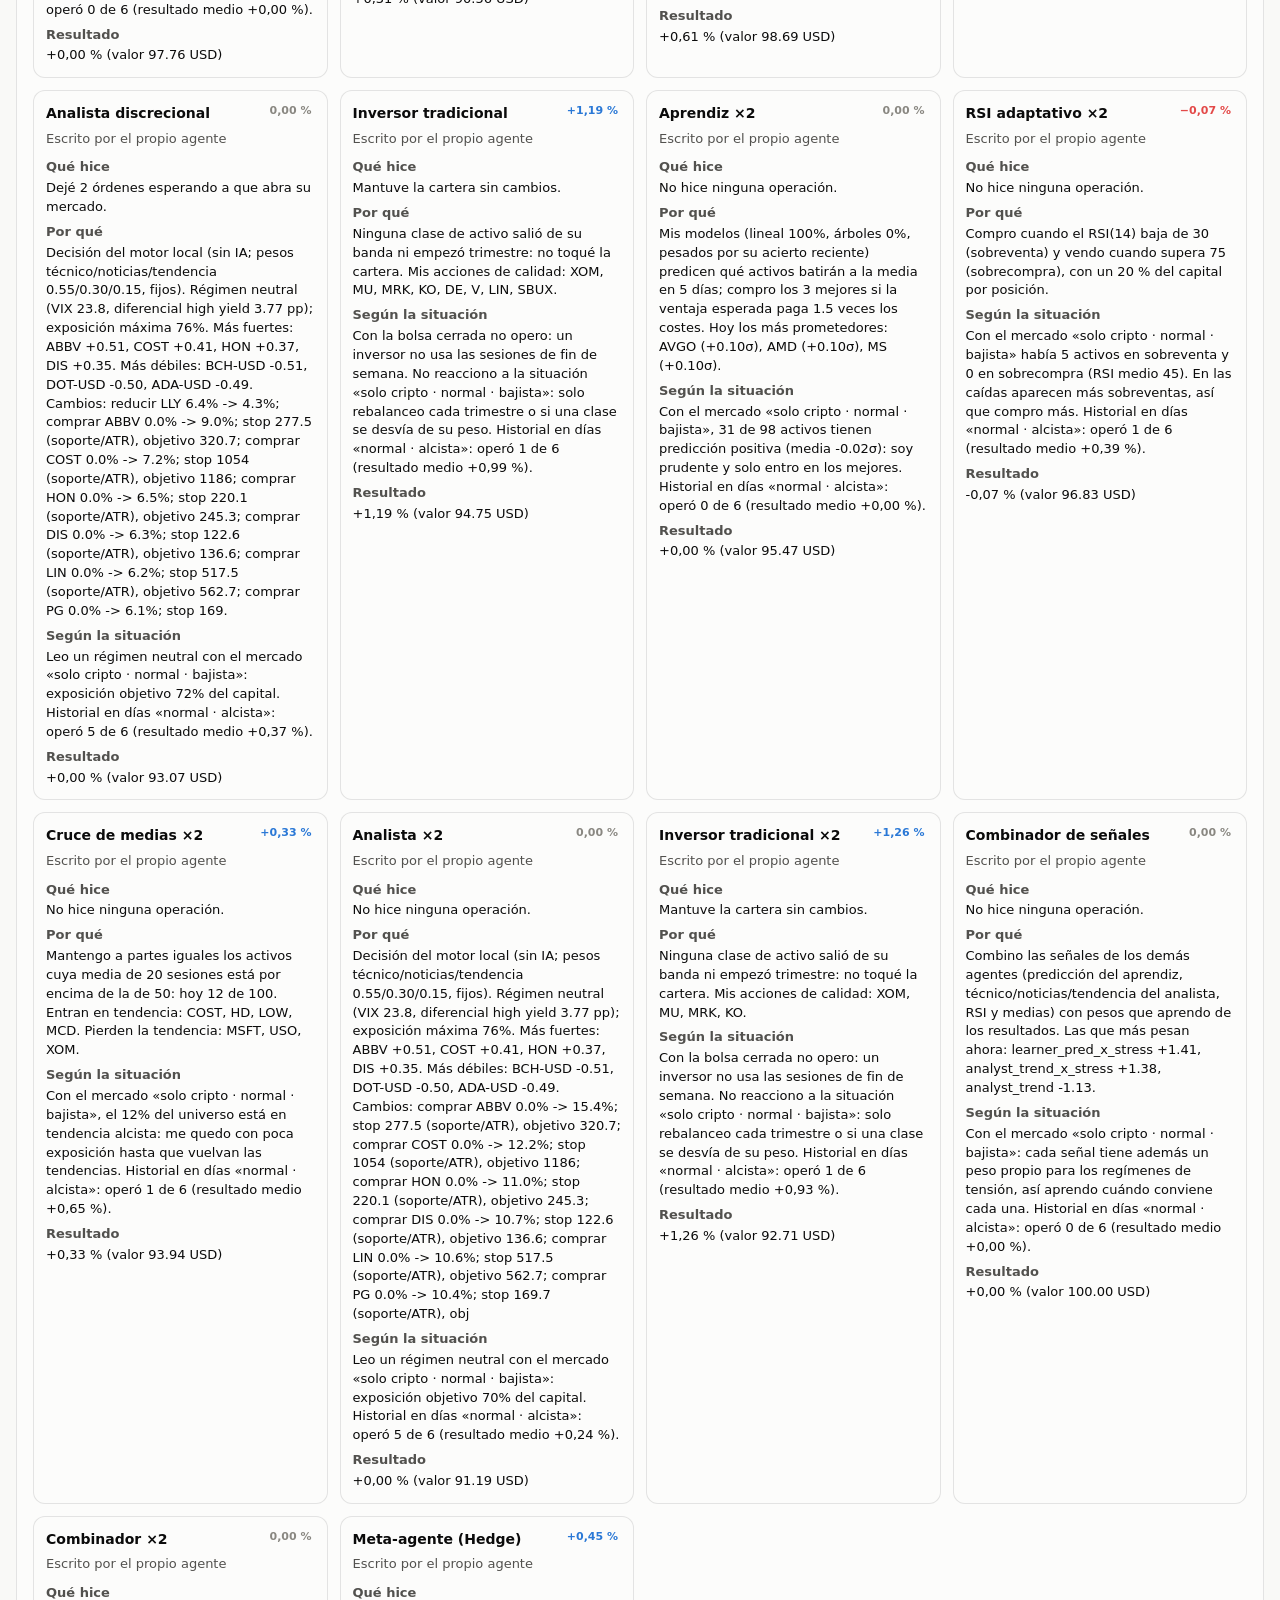
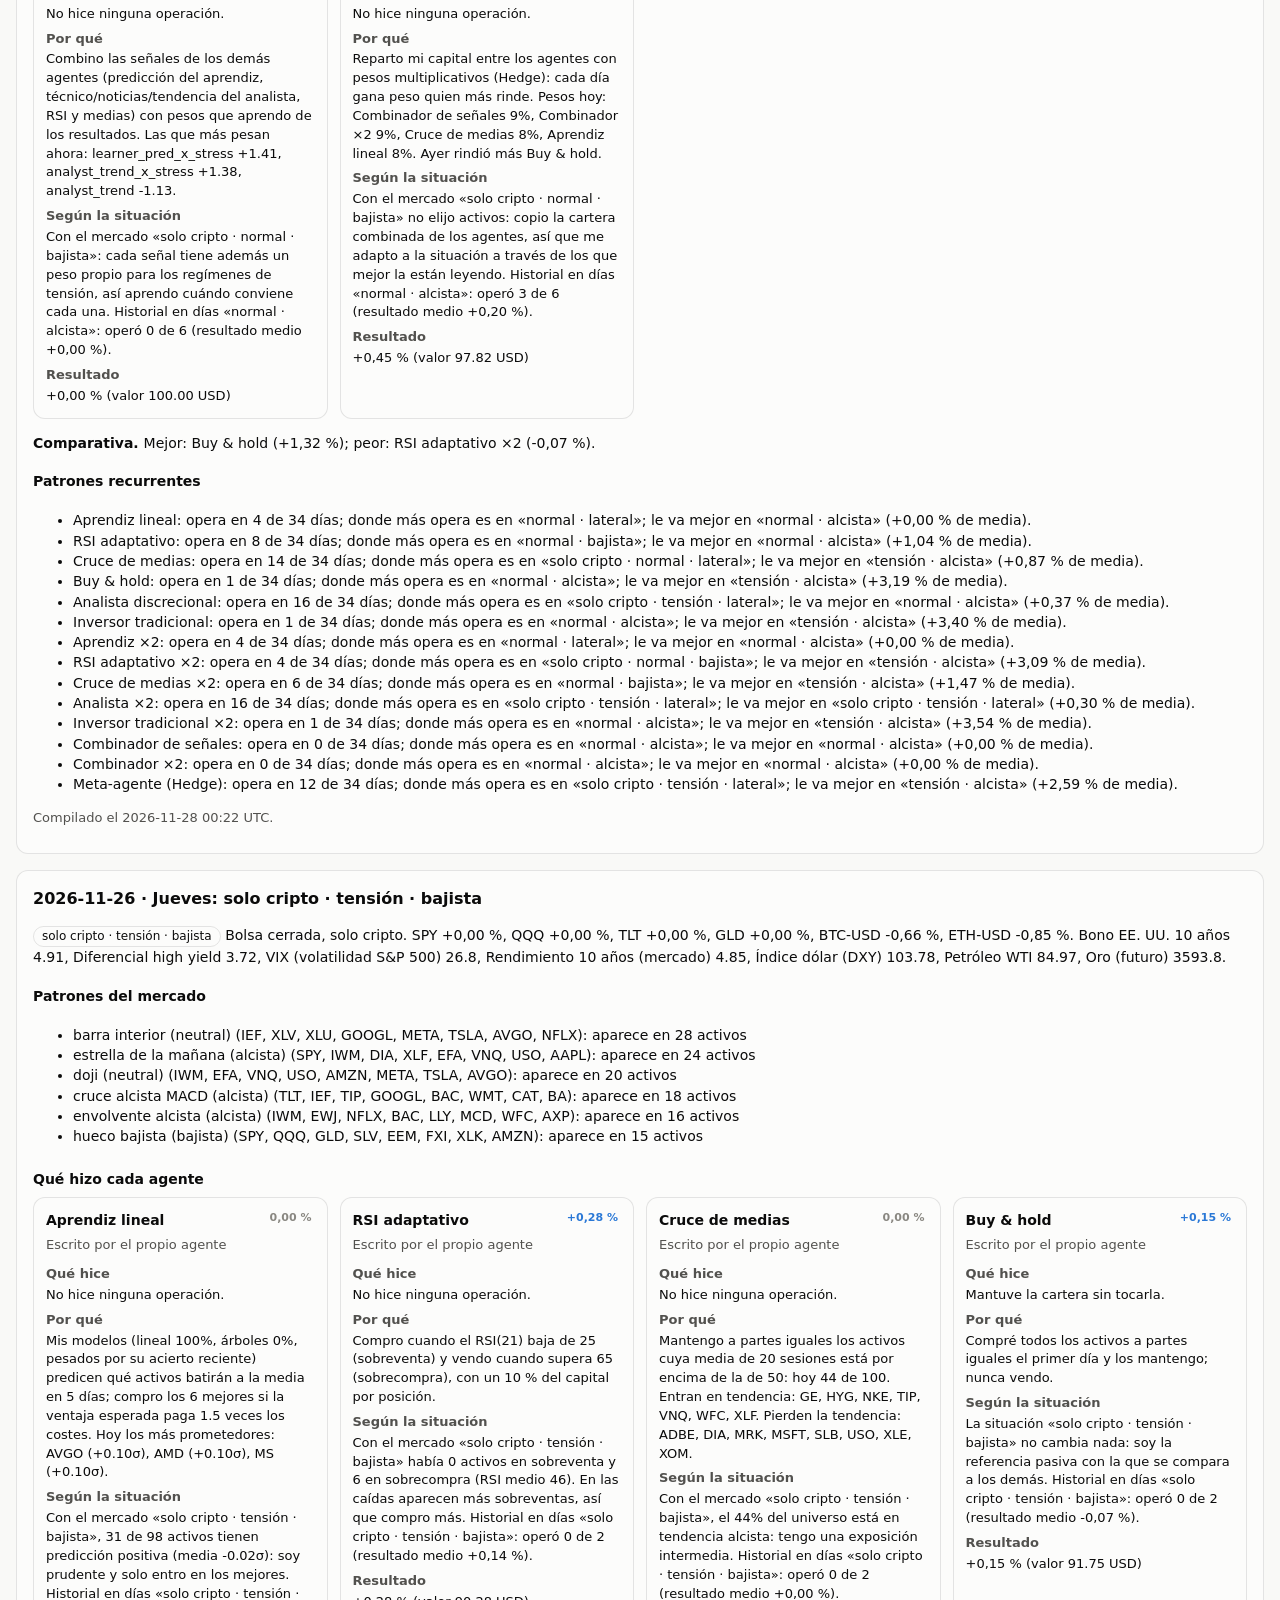
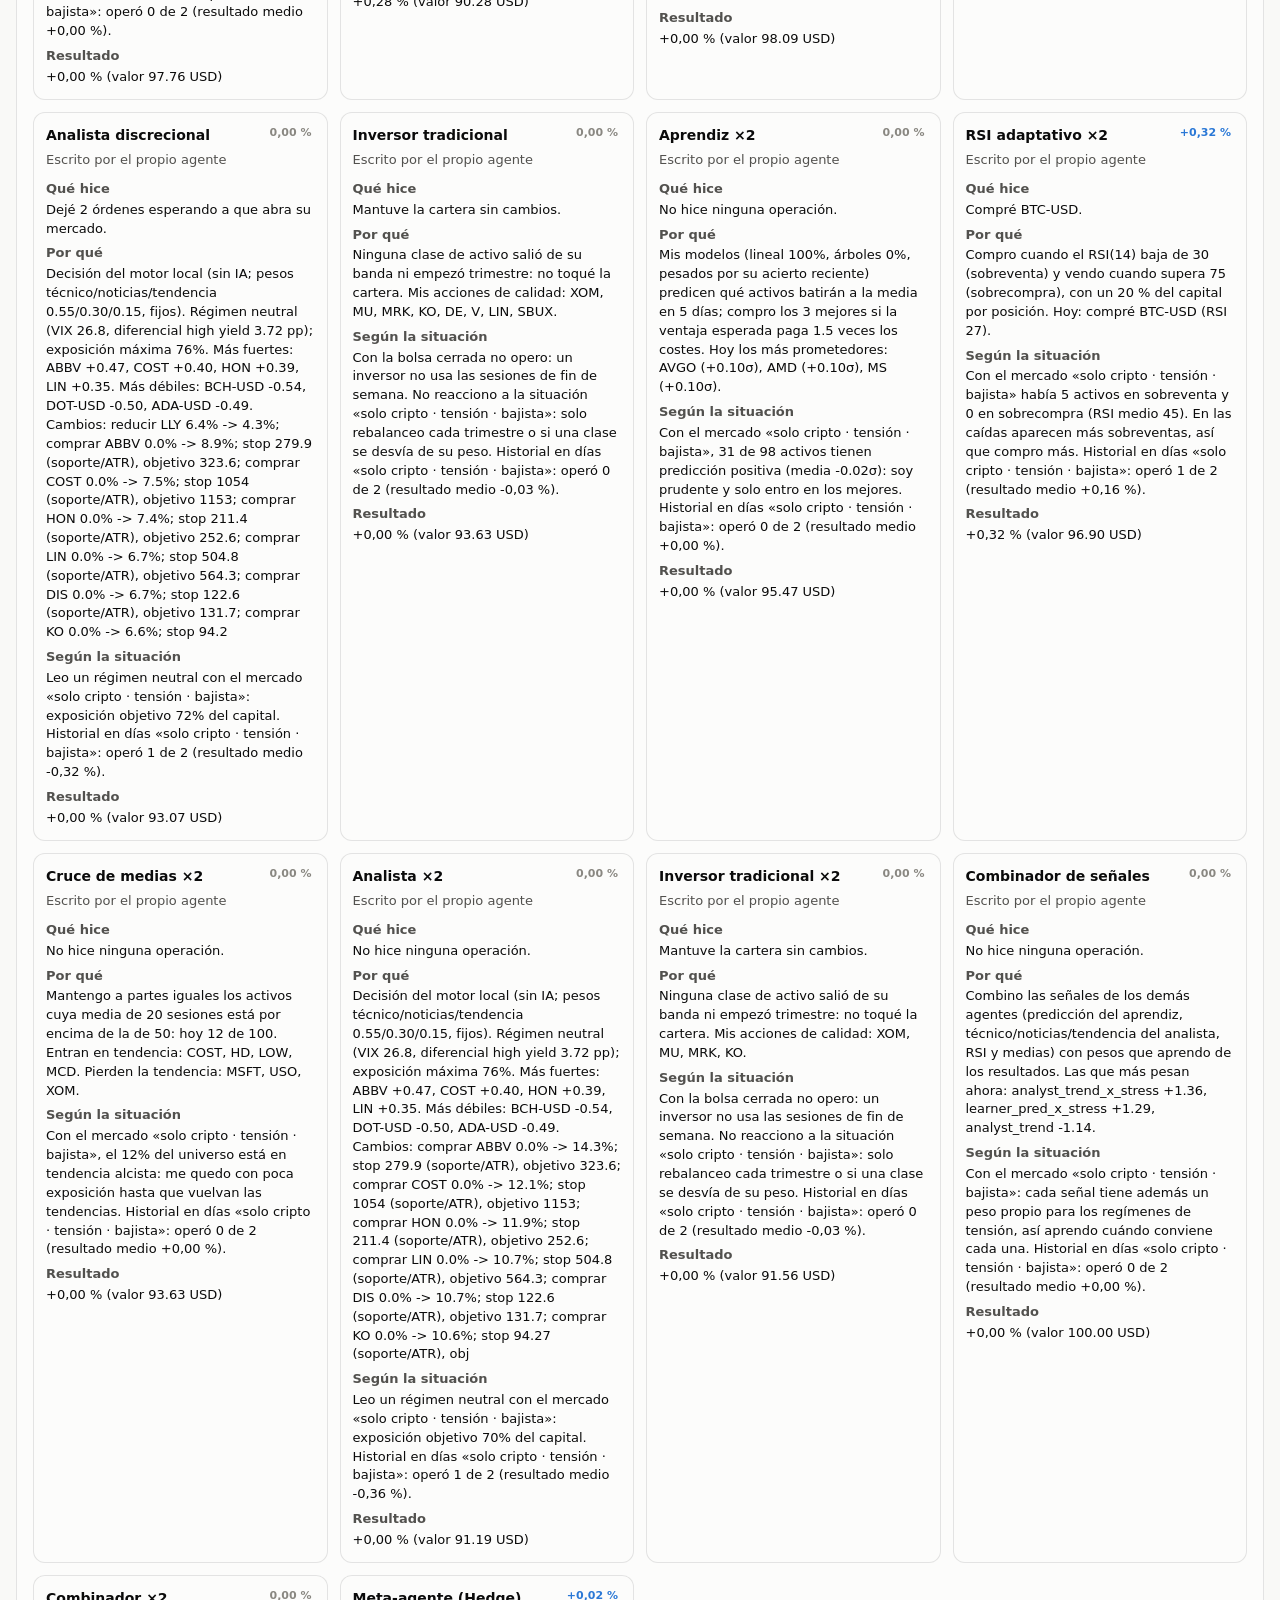
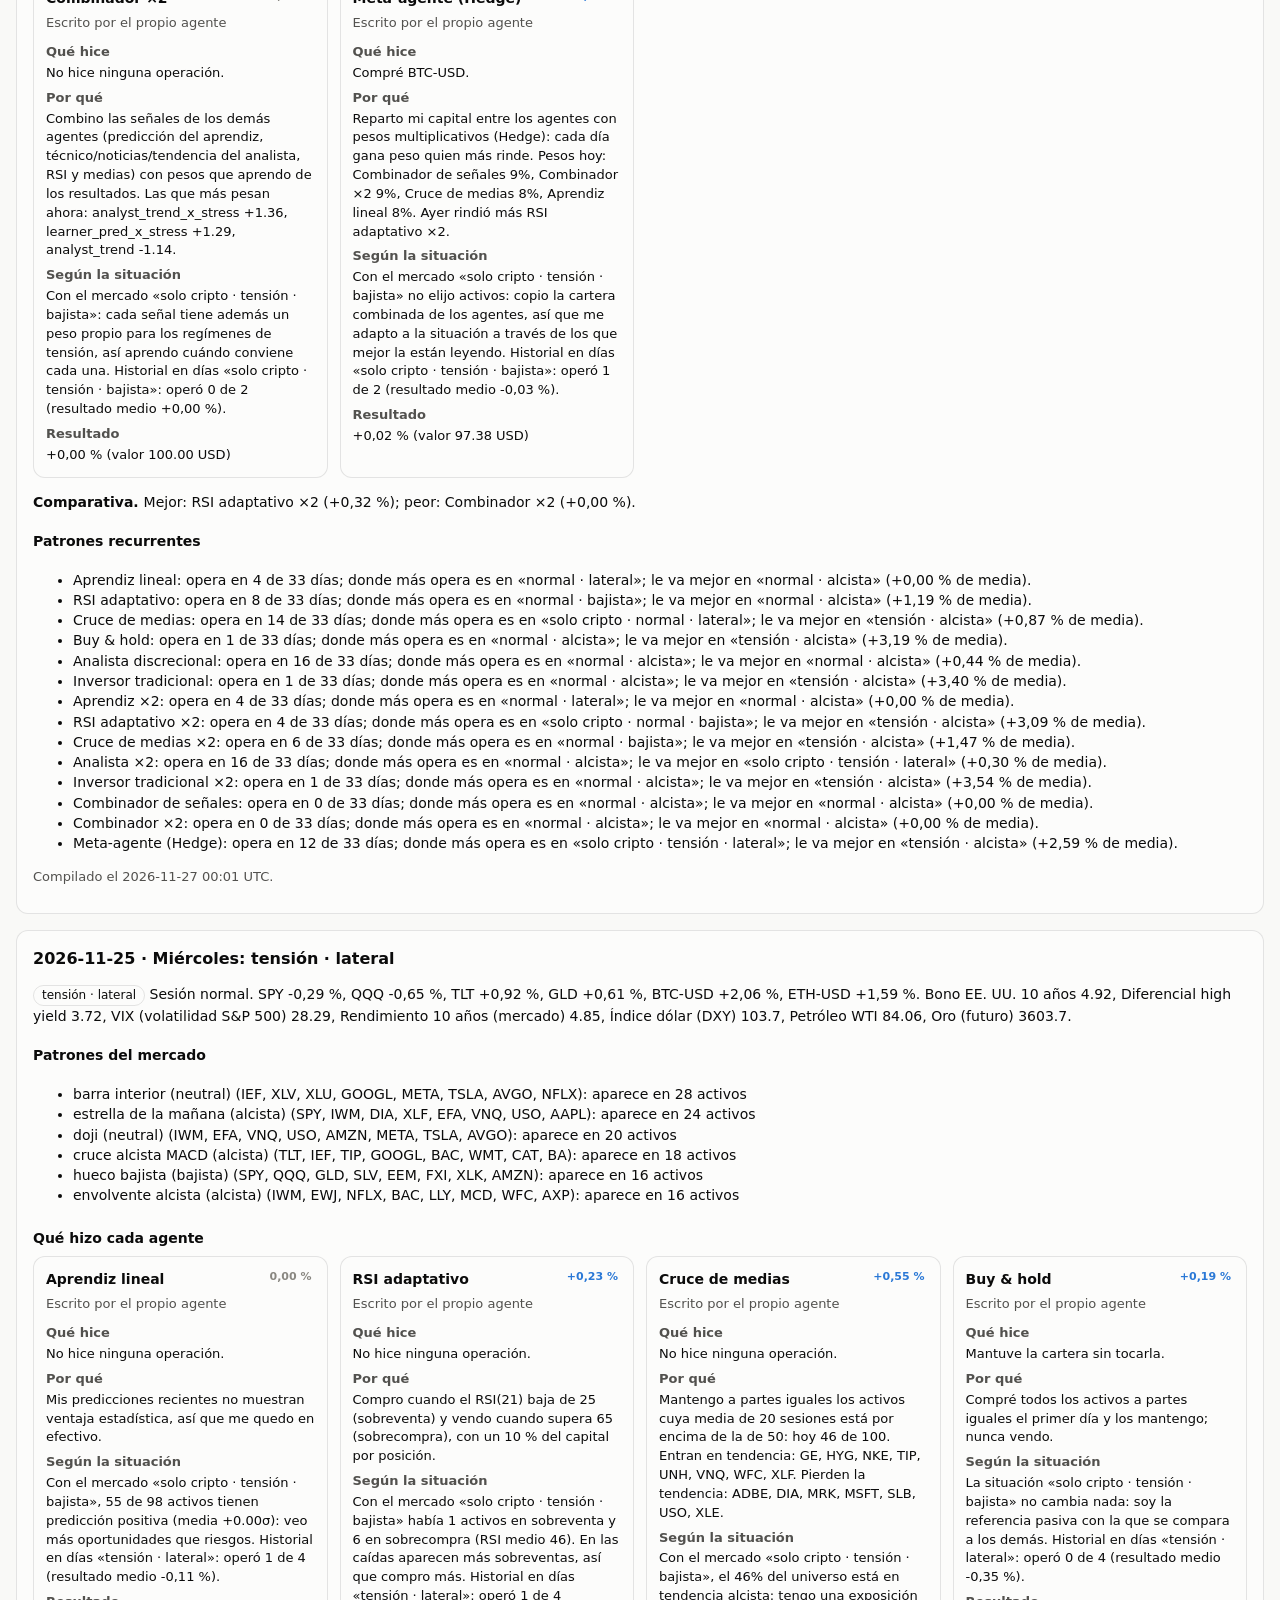
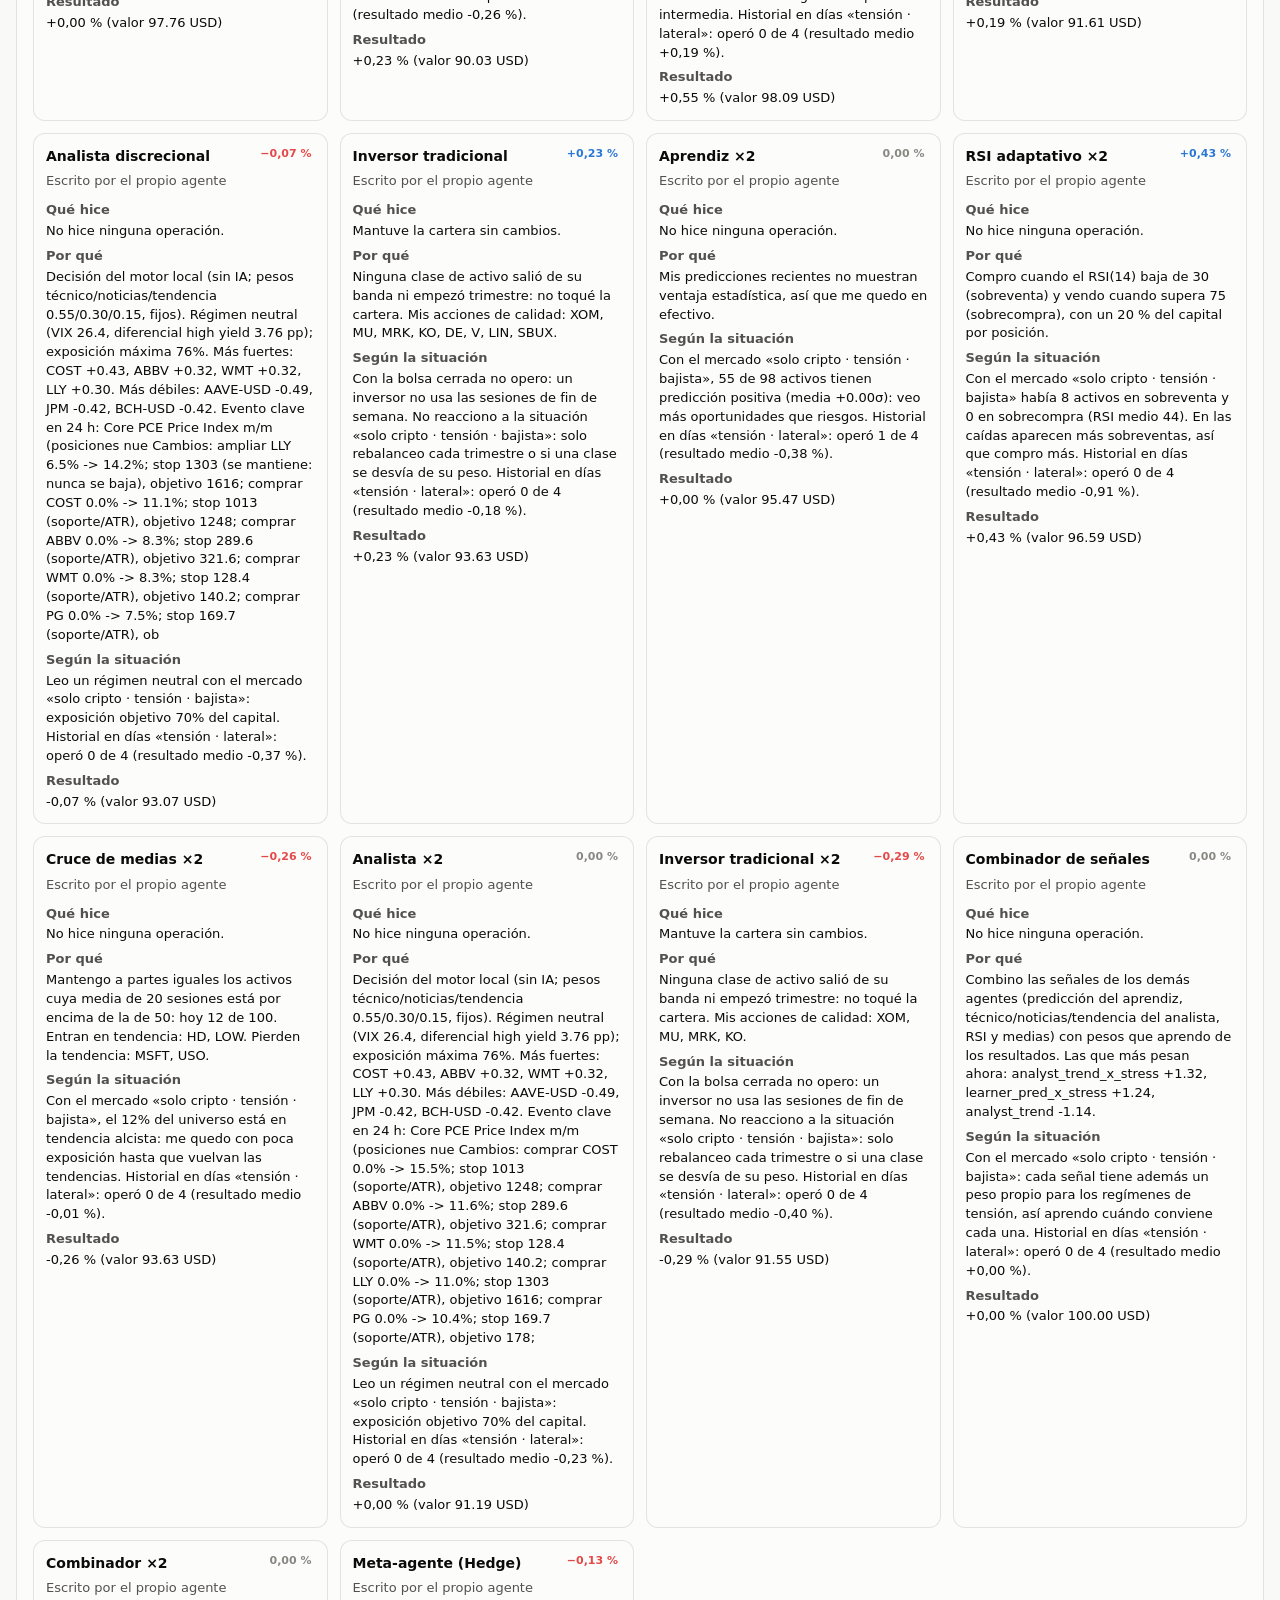
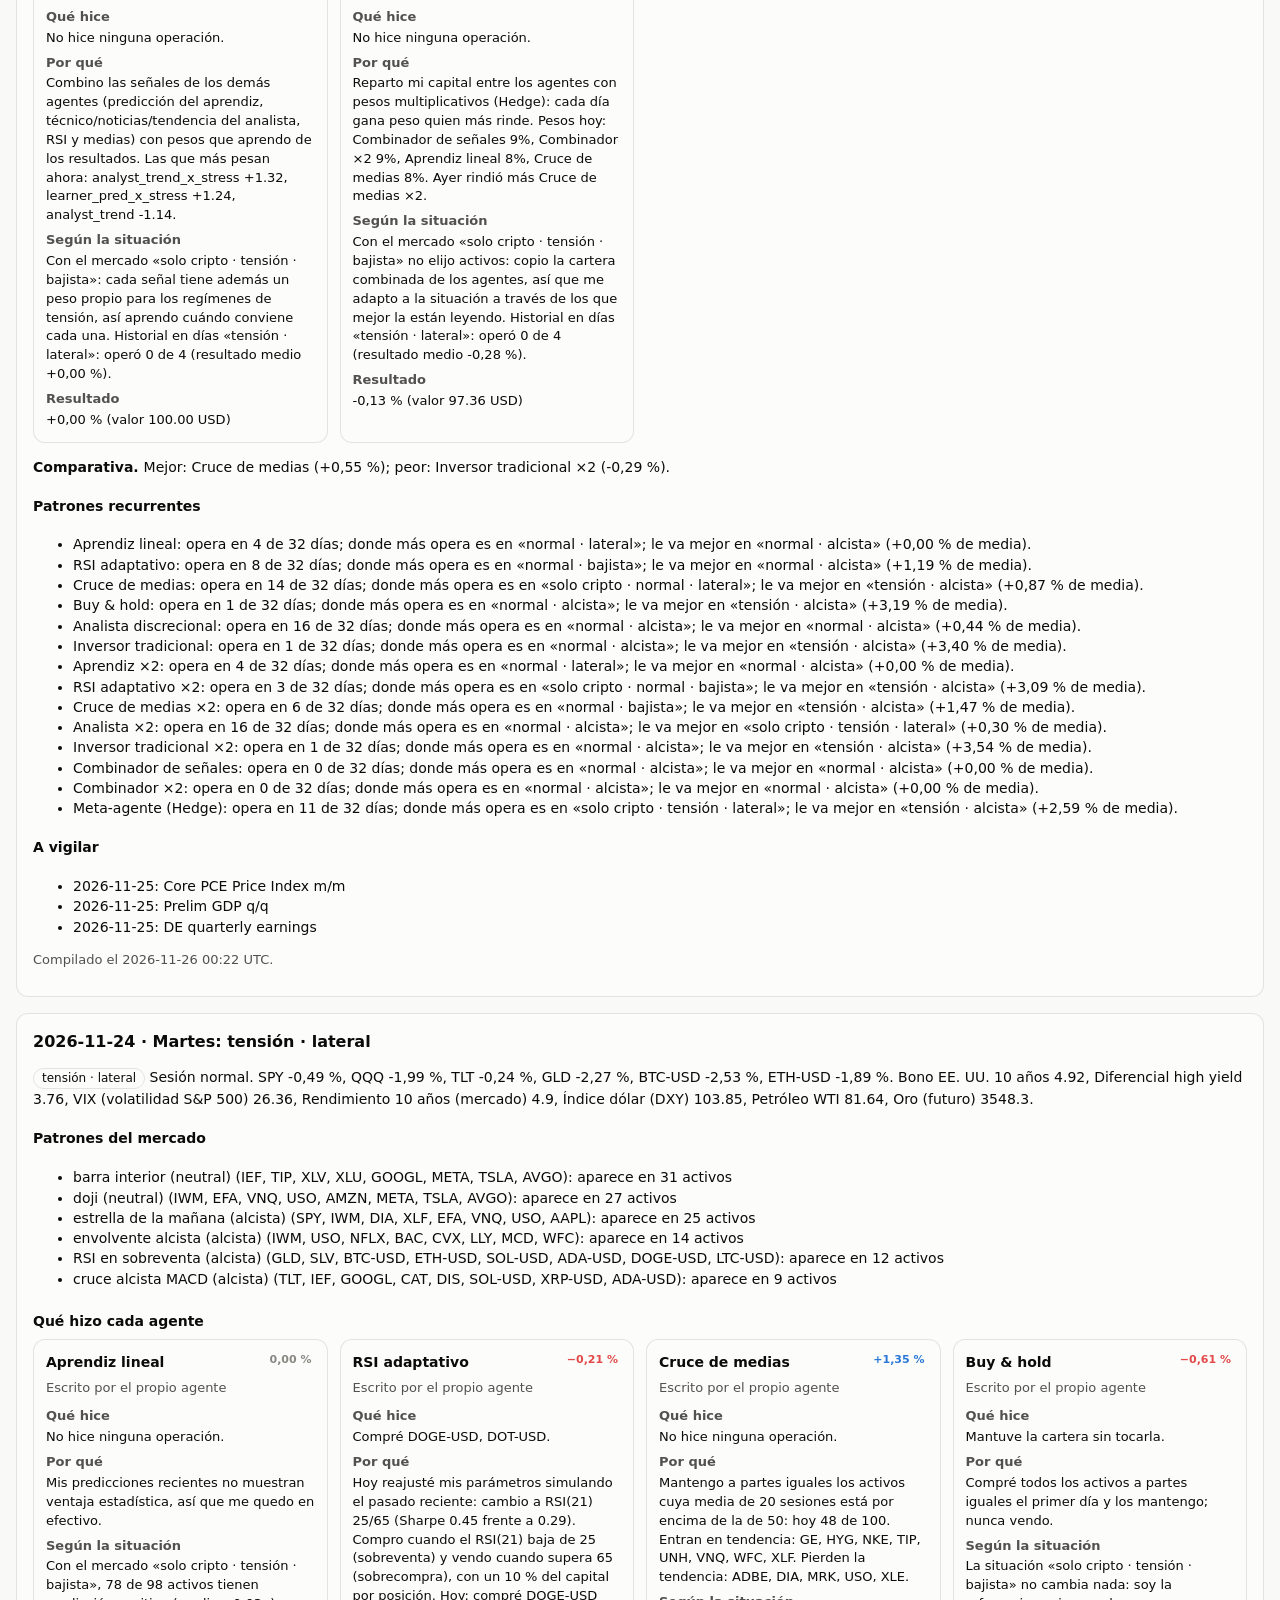
<file: dashboard/diario.html>
<!doctype html>
<html lang="es">
<head>
  <meta charset="utf-8">
  <meta name="viewport" content="width=device-width, initial-scale=1">
  <title>tradesim · Diario</title>
  <meta name="description" content="Diario de la simulación: cada agente anota qué hizo según la situación del mercado.">
  <link rel="icon" href="data:image/svg+xml,%3Csvg xmlns='http://www.w3.org/2000/svg' viewBox='0 0 32 32'%3E%3Crect width='32' height='32' rx='7' fill='%232a78d6'/%3E%3Cpath d='M6 22l6-7 5 4 9-11' stroke='white' stroke-width='3' fill='none' stroke-linecap='round' stroke-linejoin='round'/%3E%3C/svg%3E">
  <meta name="tradesim-data-url" content="https://raw.githubusercontent.com/andygargol2010-afk/tradesim/main/dashboard/diario.json">
  <link rel="stylesheet" href="styles.css">
</head>
<body>
  <div class="viz-root">
    <header class="page-head">
      <div>
        <nav class="nav" aria-label="Secciones"><a href="/">Operativa diaria</a><a href="research.html">Investigación</a><a href="diario.html" aria-current="page">Diario</a><a href="ganancias.html">Ganancias</a><a href="backtest.html">Backtest</a></nav>
        <h1>tradesim · Diario</h1>
        <p class="subtitle">Cada agente anota cada día qué hizo, por qué y cómo le influyó la situación del mercado; junto a ello, la situación y los patrones técnicos del día. También en <a href="diario.md">diario.md</a>.</p>
      </div>
      <button class="theme-toggle" id="theme-toggle" type="button" aria-label="Cambiar tema claro/oscuro">◐ Tema</button>
    </header>
    <div class="statusbar" id="statusbar">Cargando…</div>
    <div id="notice"></div>

    <main id="app" aria-busy="true">
      <section class="card" id="stats" aria-labelledby="h-stats">
        <h2 id="h-stats">Patrones acumulados: qué hace cada agente según la situación</h2>
        <p class="hint">Días por tipo de situación (volatilidad · dirección del mercado; «solo cripto» con la bolsa cerrada), cuántos de ellos operó cada agente y su resultado medio del día.</p>
        <div class="table-scroll"><table id="stats-table" class="data-table"></table></div>
      </section>
      <div id="entries"></div>
    </main>

    <footer class="page-foot" id="footer"></footer>
  </div>
  <div class="tooltip" id="tooltip" role="status" aria-live="polite" hidden></div>
  <script src="charts.js"></script>
  <script src="diario.js"></script>
</body>
</html>
</file>
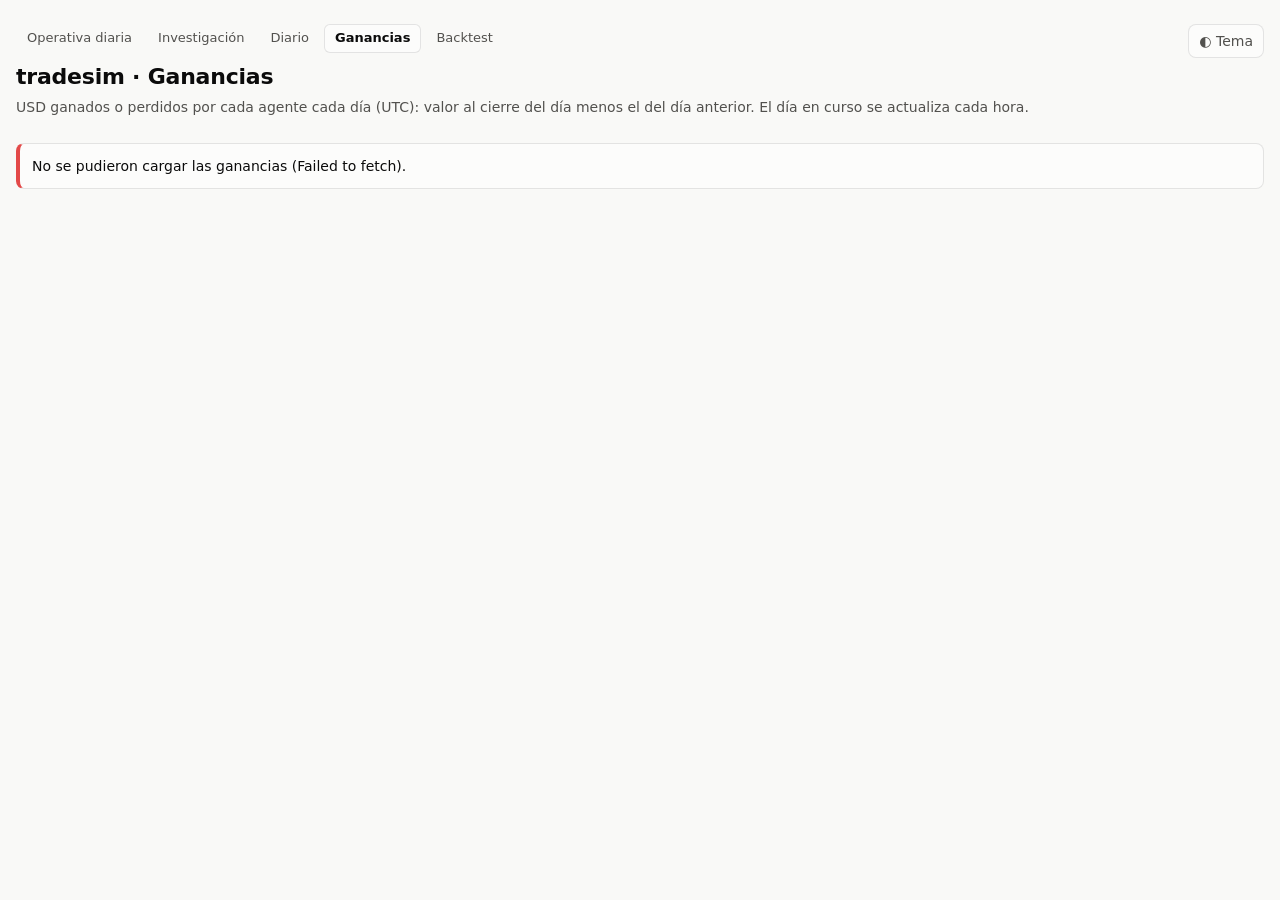
<file: dashboard/ganancias.html>
<!doctype html>
<html lang="es">
<head>
  <meta charset="utf-8">
  <meta name="viewport" content="width=device-width, initial-scale=1">
  <title>tradesim · Ganancias</title>
  <meta name="description" content="Cuánto ganó o perdió cada agente cada día.">
  <link rel="icon" href="data:image/svg+xml,%3Csvg xmlns='http://www.w3.org/2000/svg' viewBox='0 0 32 32'%3E%3Crect width='32' height='32' rx='7' fill='%232a78d6'/%3E%3Cpath d='M6 22l6-7 5 4 9-11' stroke='white' stroke-width='3' fill='none' stroke-linecap='round' stroke-linejoin='round'/%3E%3C/svg%3E">
  <meta name="tradesim-data-url" content="https://raw.githubusercontent.com/andygargol2010-afk/tradesim/main/ganancias/ganancias.csv">
  <link rel="stylesheet" href="styles.css">
</head>
<body>
  <div class="viz-root">
    <header class="page-head">
      <div>
        <nav class="nav" aria-label="Secciones"><a href="/">Operativa diaria</a><a href="research.html">Investigación</a><a href="diario.html">Diario</a><a href="ganancias.html" aria-current="page">Ganancias</a><a href="backtest.html">Backtest</a></nav>
        <h1>tradesim · Ganancias</h1>
        <p class="subtitle">USD ganados o perdidos por cada agente cada día (UTC): valor al cierre del día menos el del día anterior. El día en curso se actualiza cada hora.</p>
      </div>
      <button class="theme-toggle" id="theme-toggle" type="button" aria-label="Cambiar tema claro/oscuro">◐ Tema</button>
    </header>
    <div class="statusbar" id="statusbar">Cargando…</div>
    <div id="notice"></div>

    <main id="app" aria-busy="true">
      <section class="card" aria-labelledby="h-total">
        <h2 id="h-total">Total desde el inicio</h2>
        <div class="table-scroll"><table id="total-table" class="data-table"></table></div>
      </section>
      <section class="card" aria-labelledby="h-days">
        <h2 id="h-days">Por día</h2>
        <p class="hint">Cada celda: ganancia del día en USD y en %. Descarga los datos en <a id="csv-link" href="#">CSV</a>.</p>
        <div class="table-scroll"><table id="days-table" class="data-table"></table></div>
      </section>
    </main>

    <footer class="page-foot" id="footer"></footer>
  </div>
  <div class="tooltip" id="tooltip" role="status" aria-live="polite" hidden></div>
  <script src="charts.js"></script>
  <script src="ganancias.js"></script>
</body>
</html>
</file>
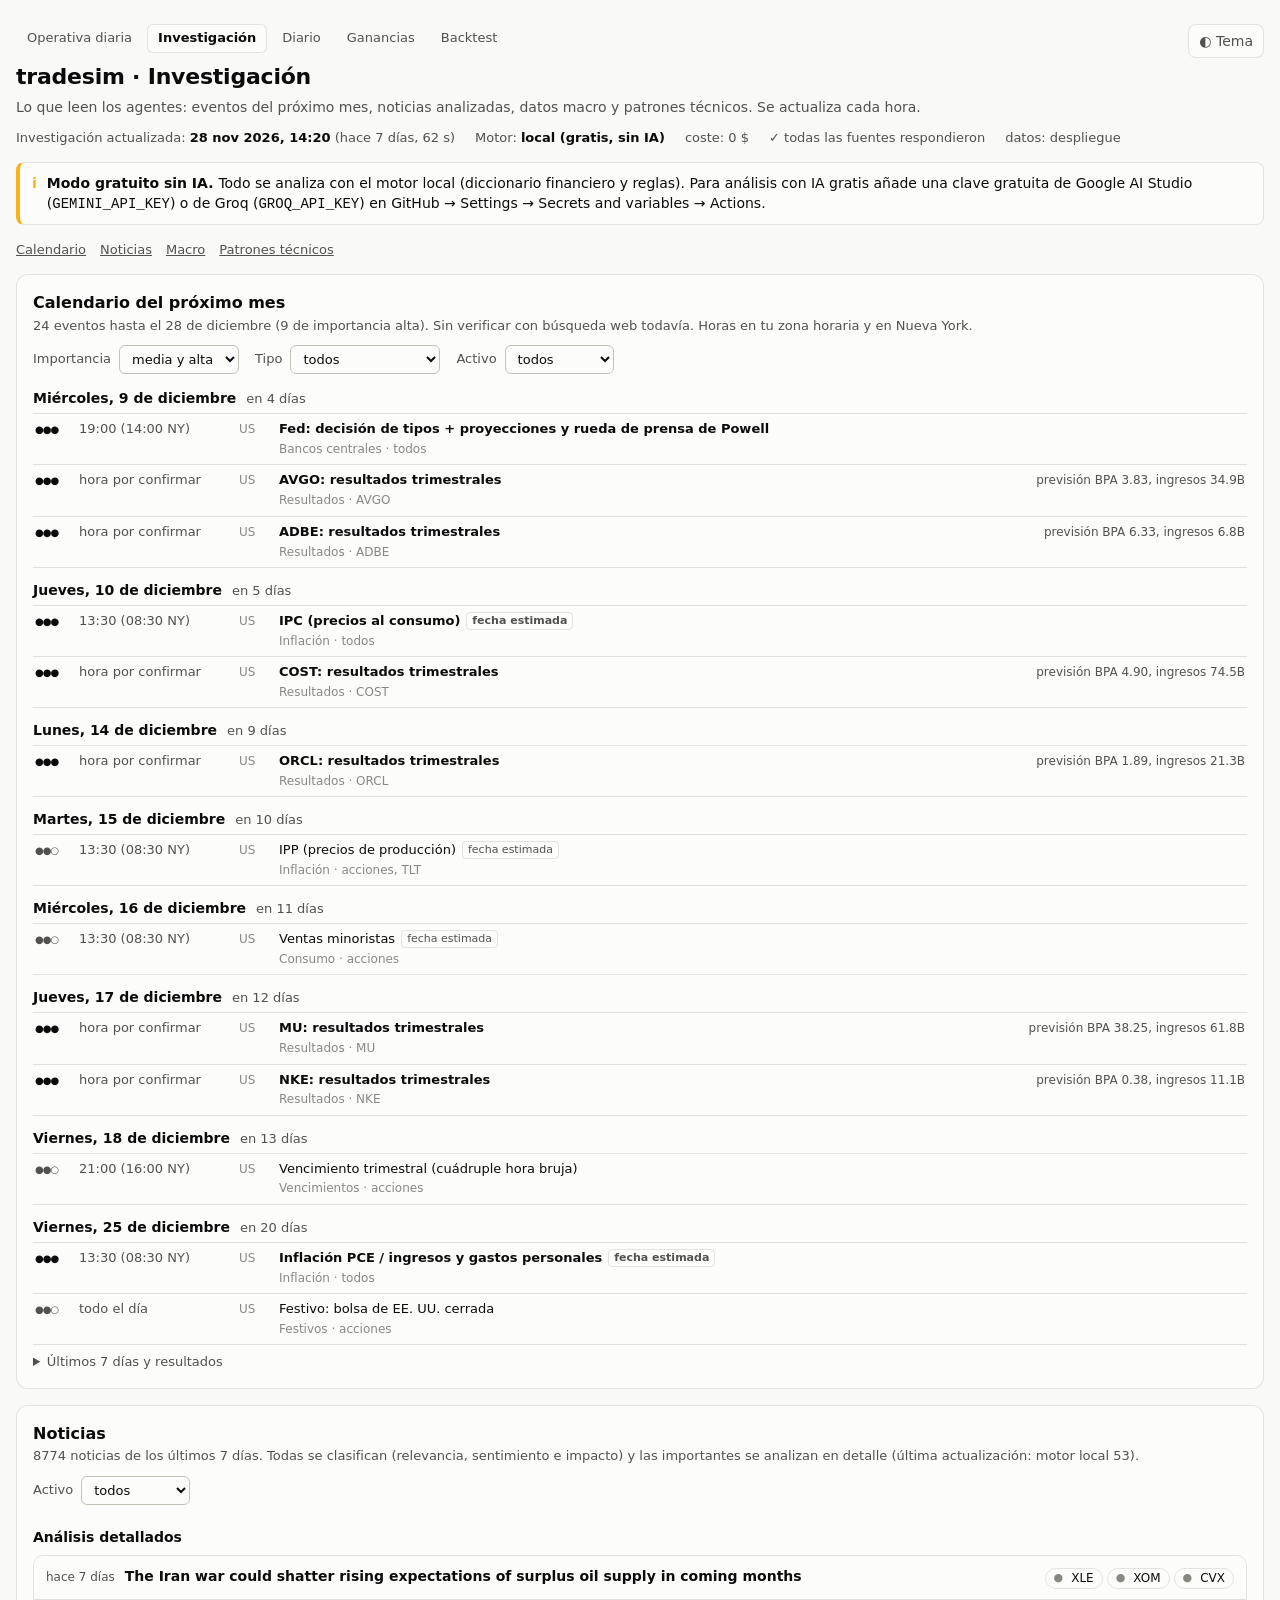
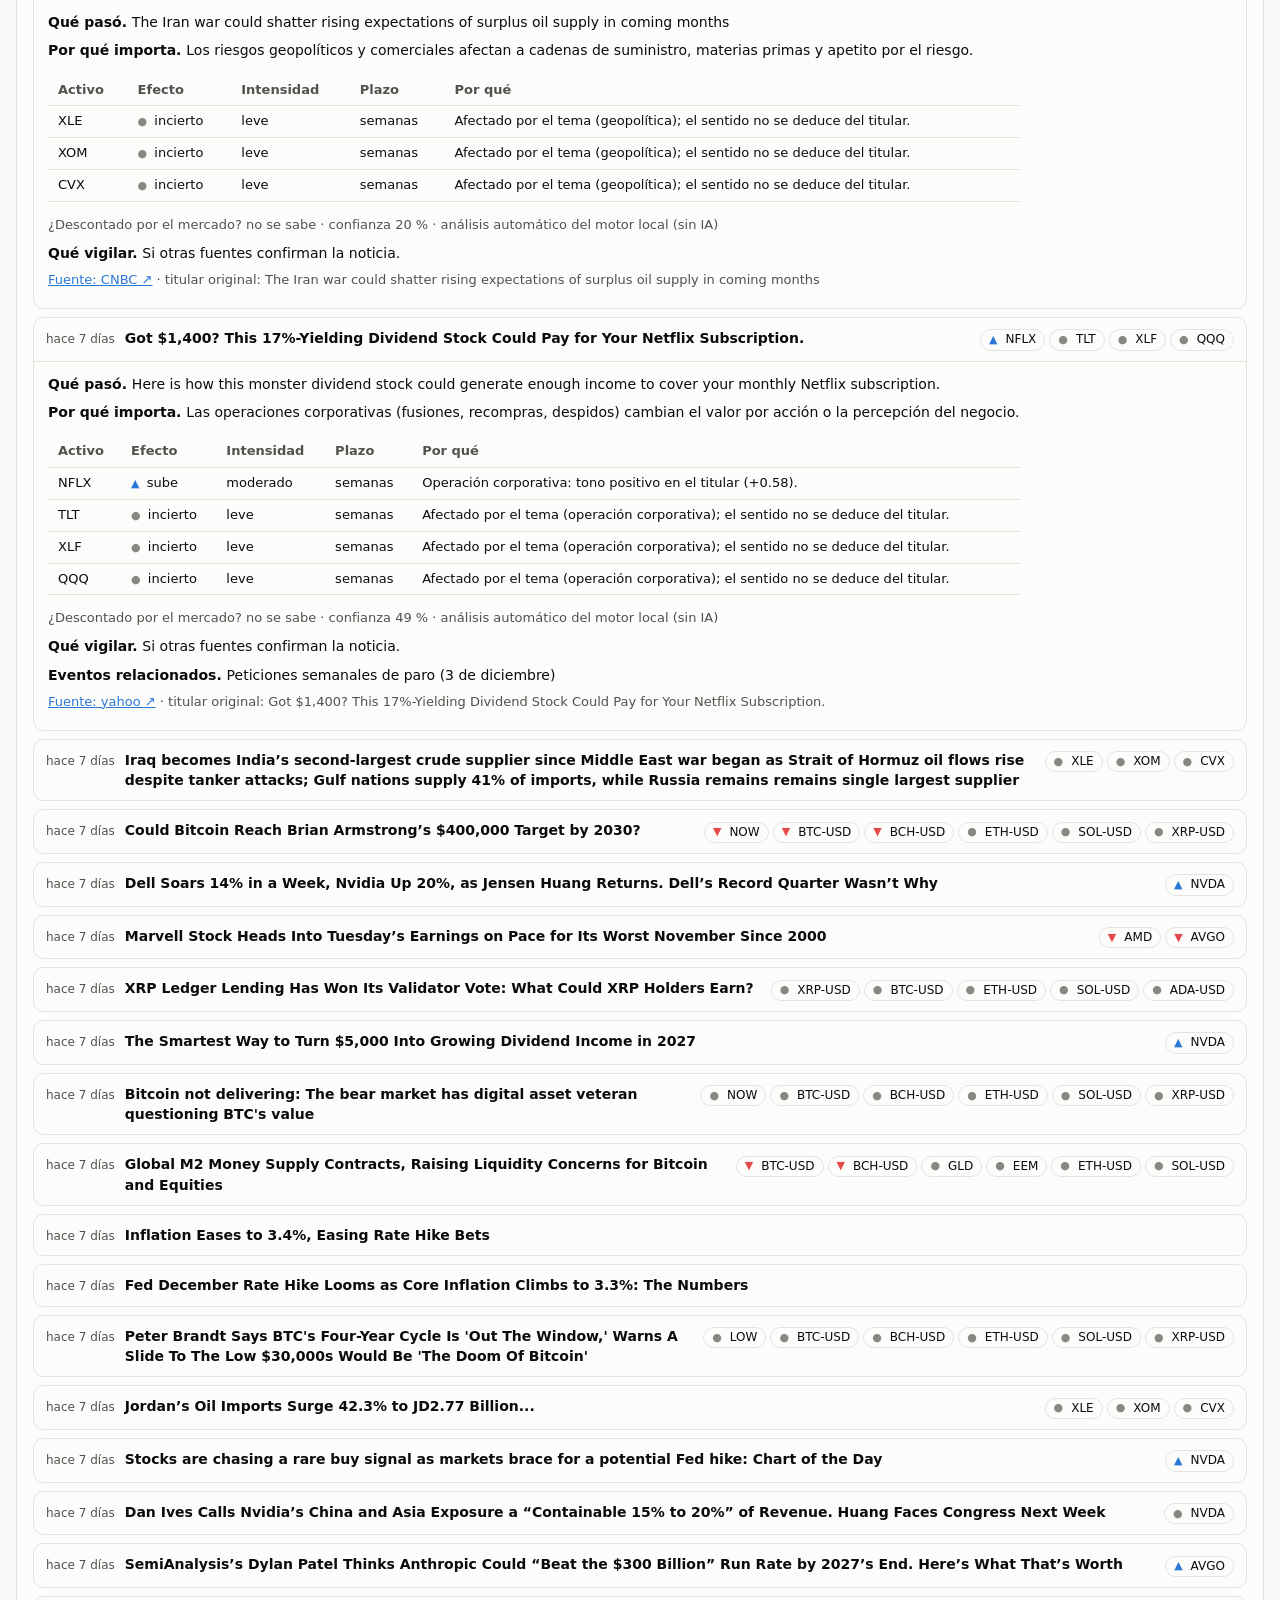
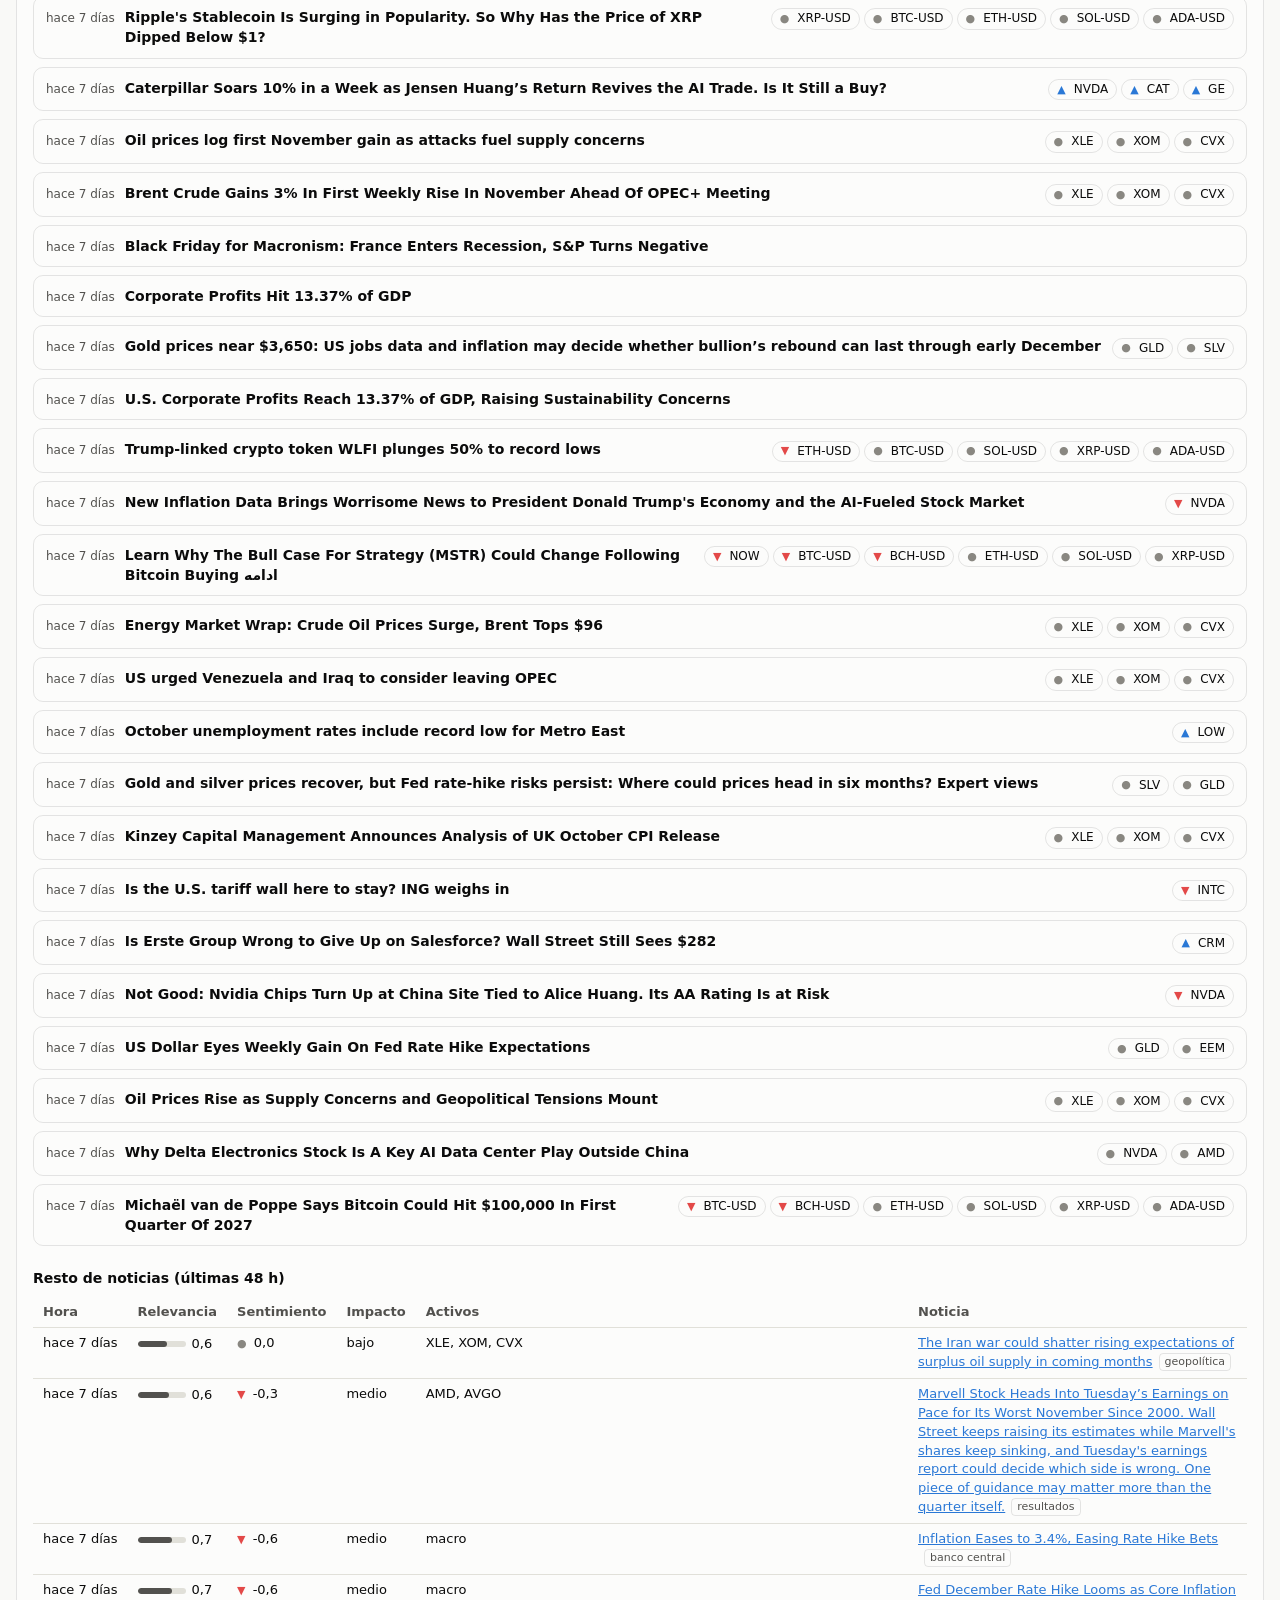
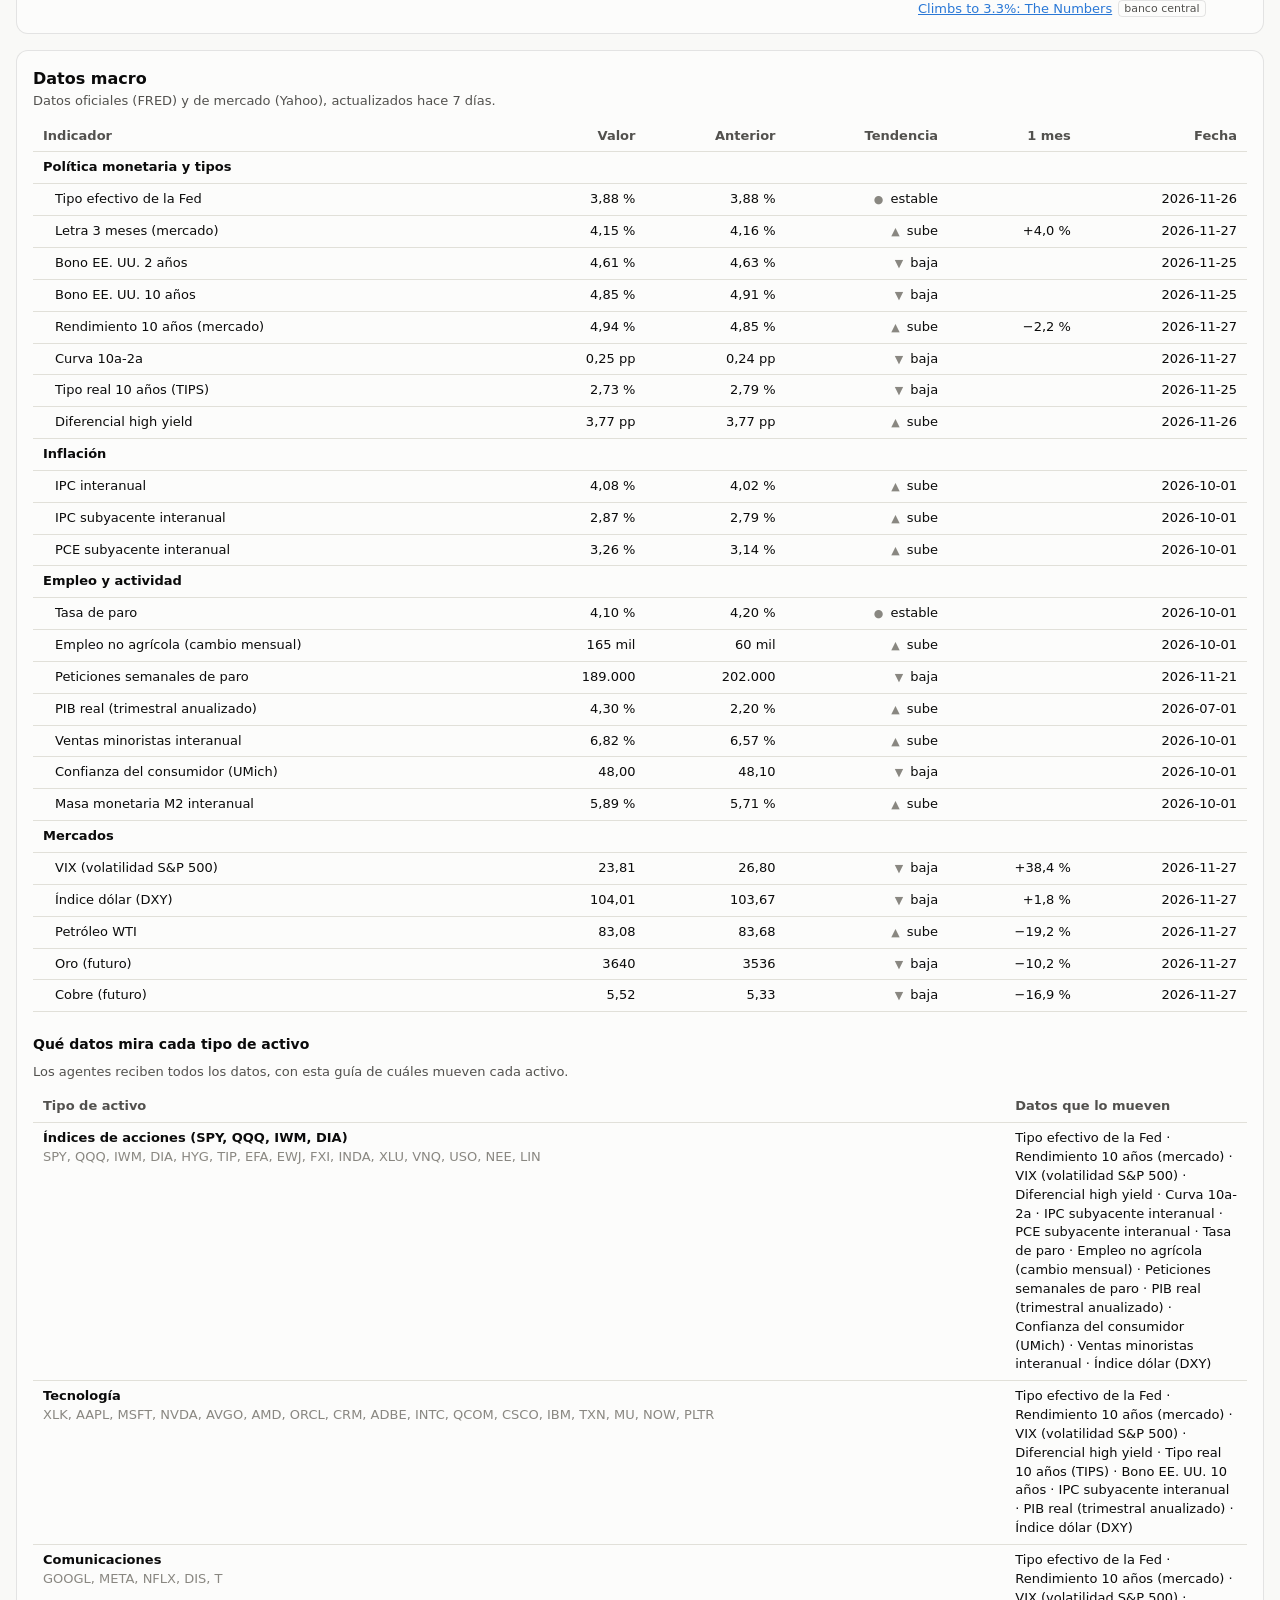
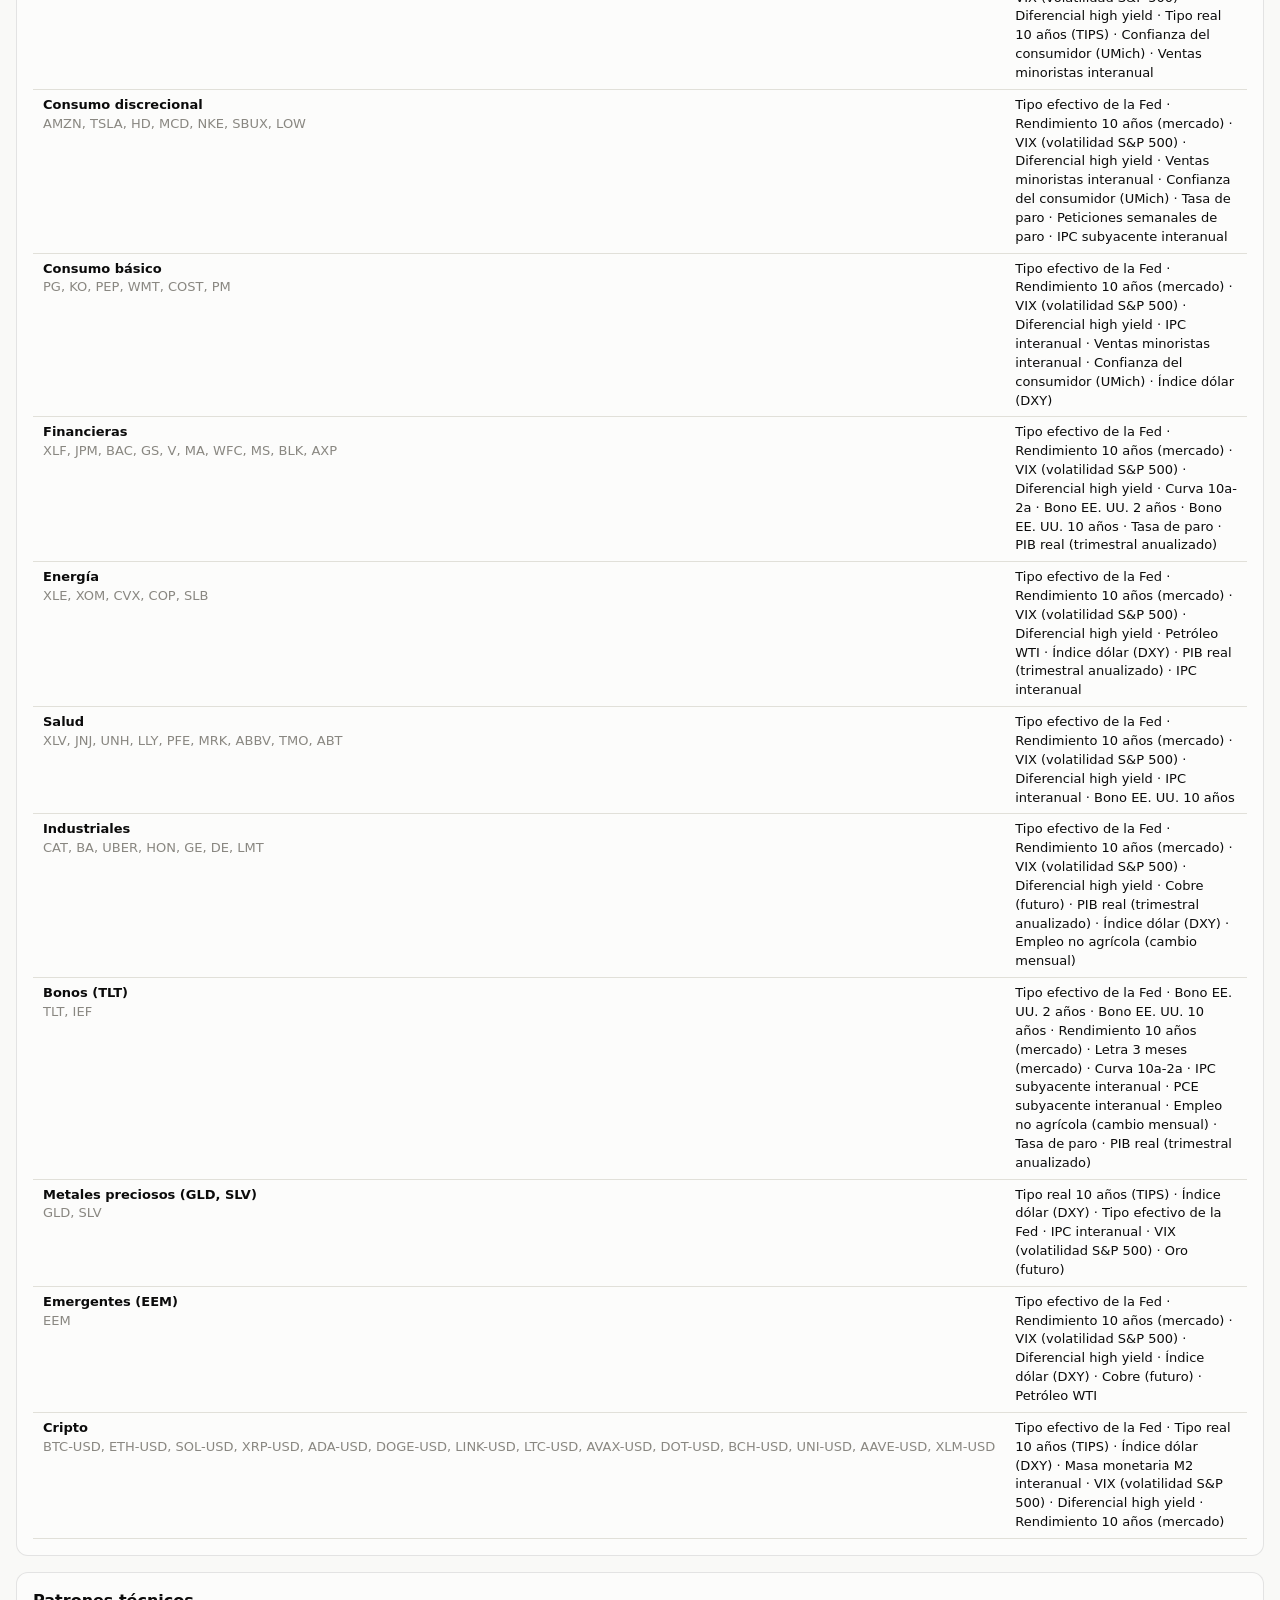
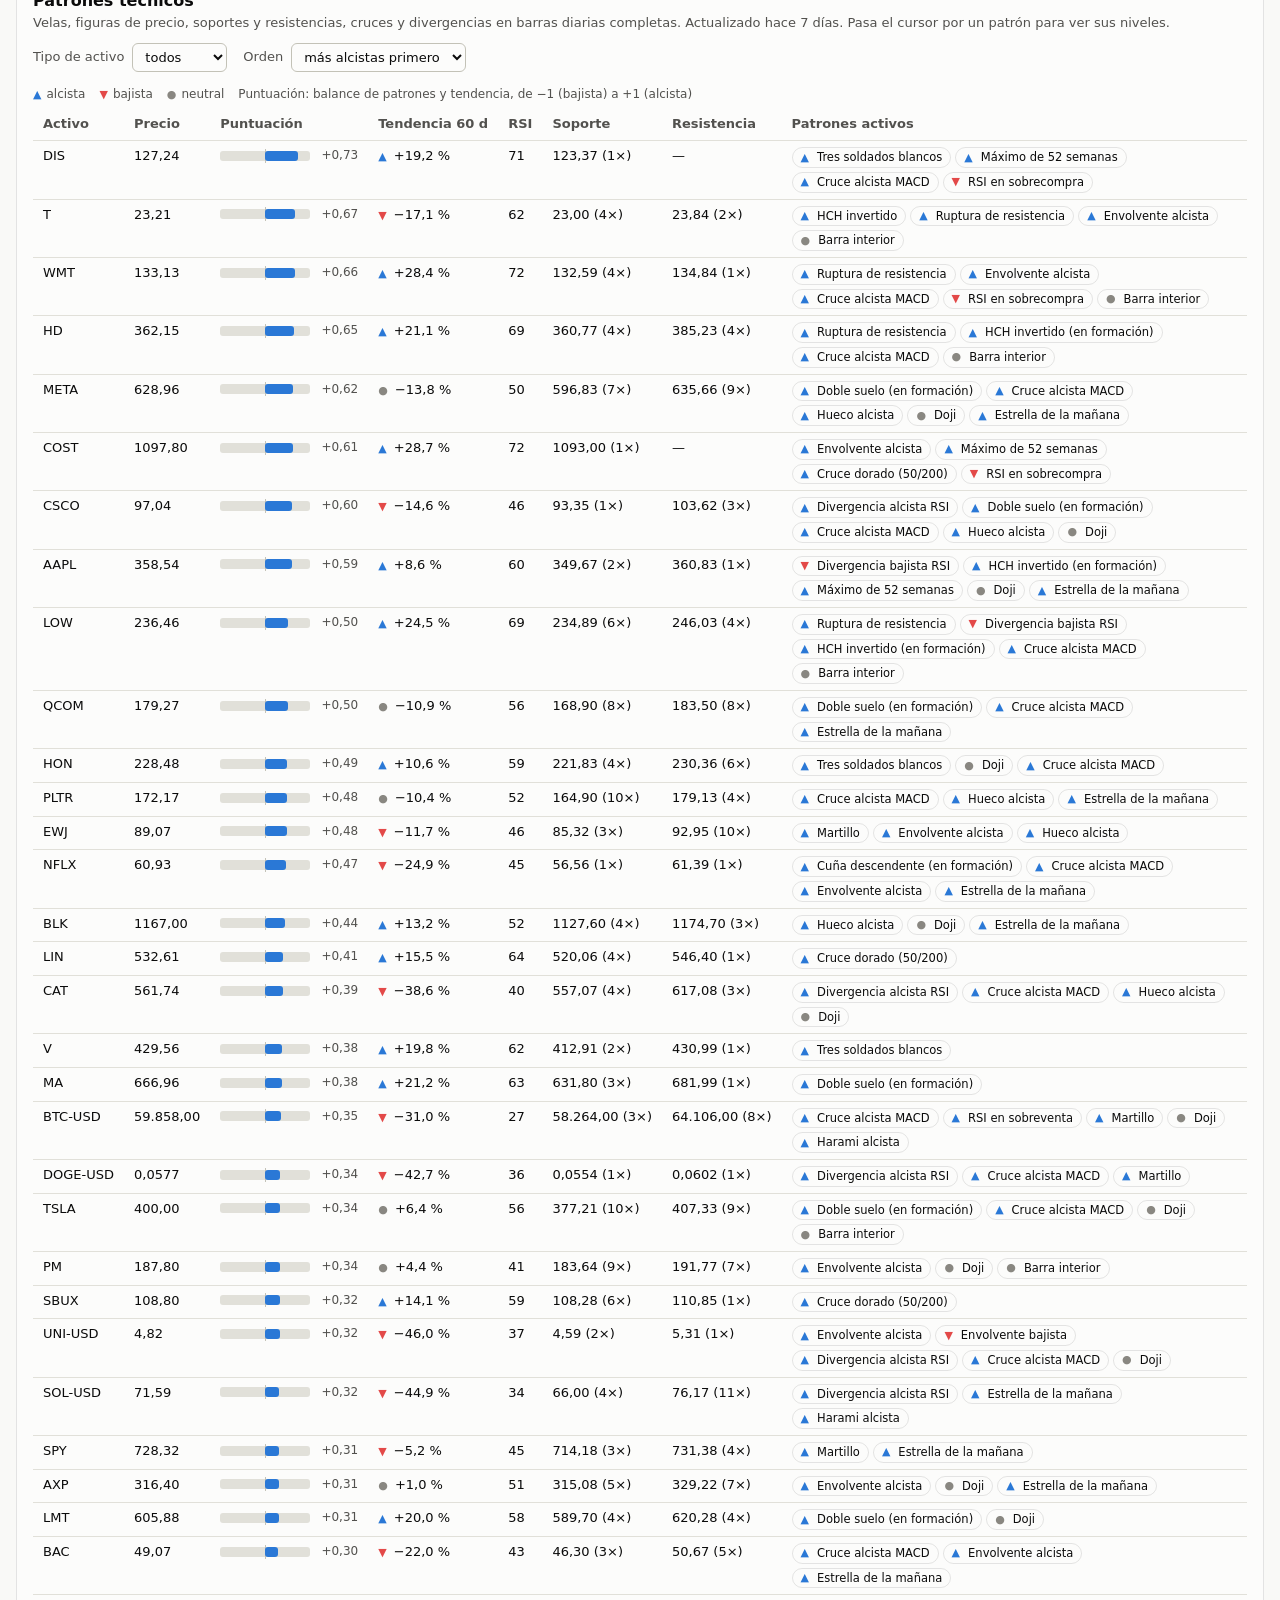
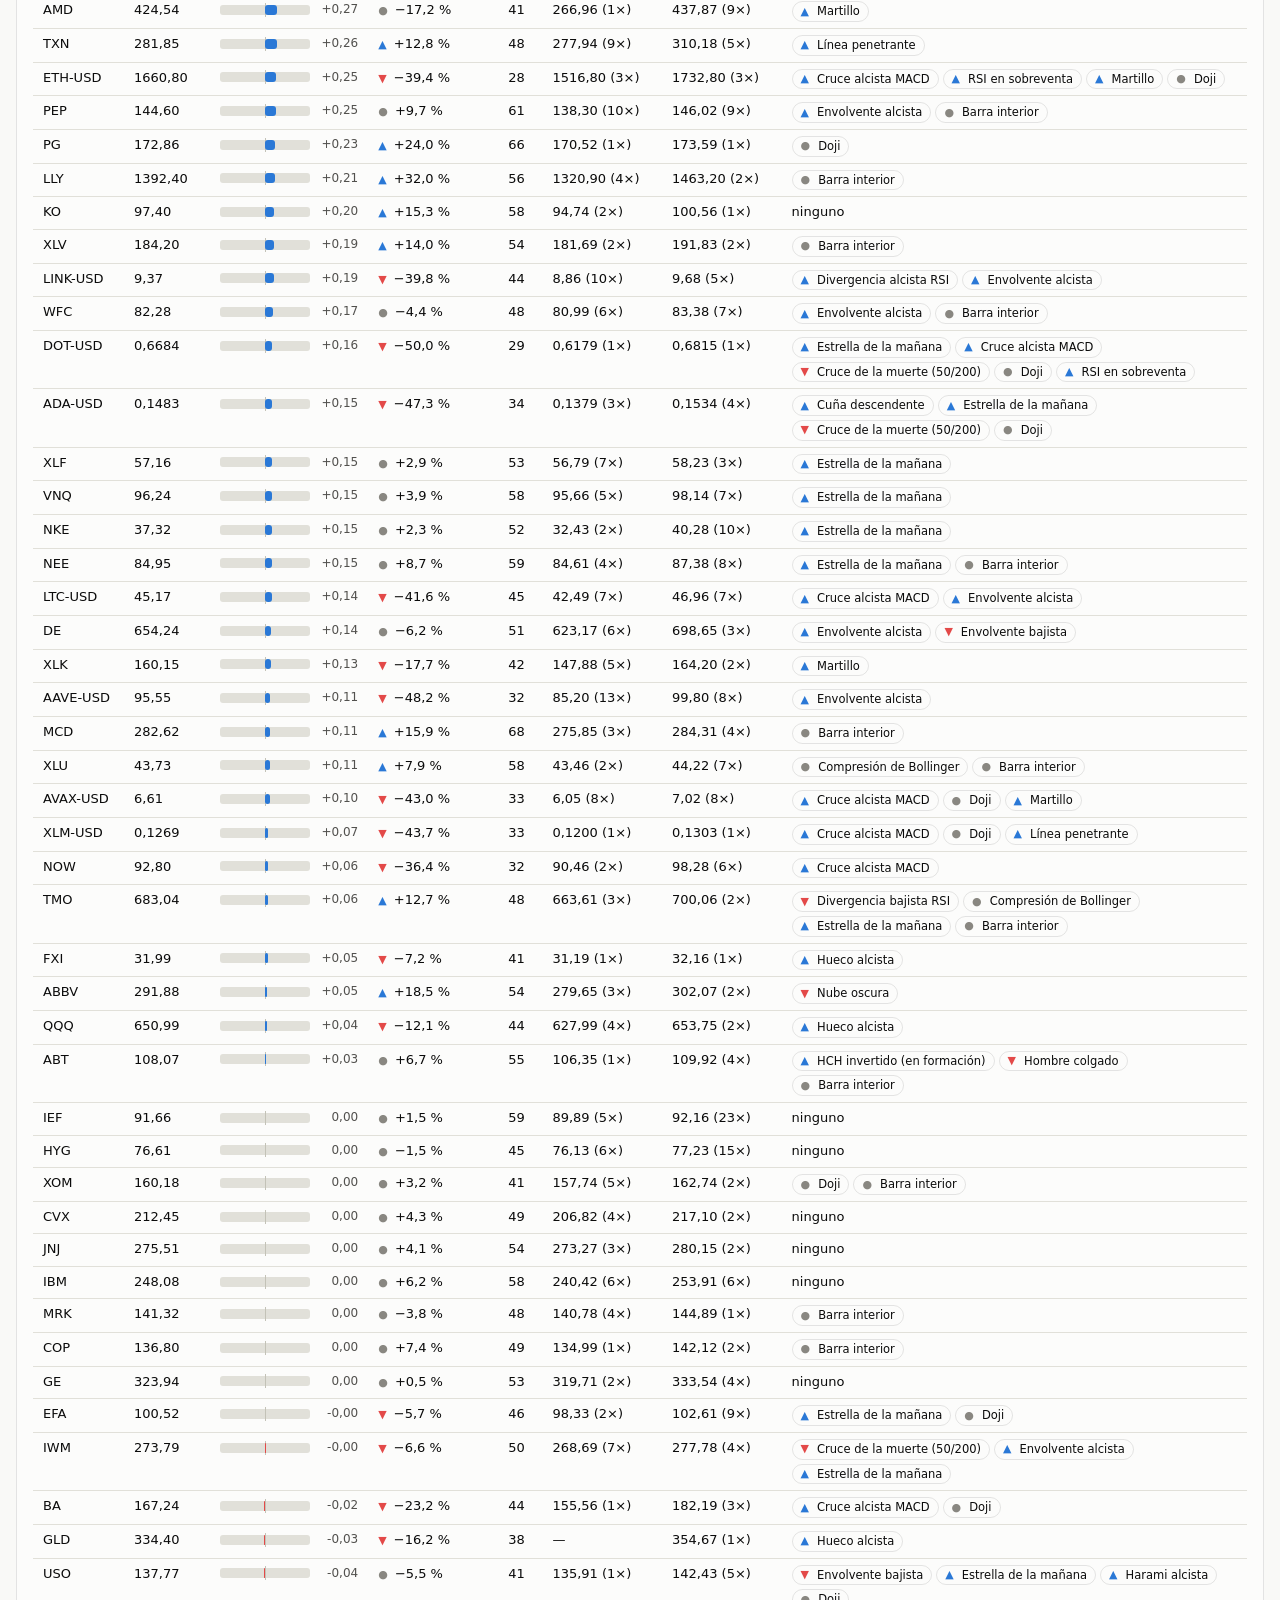
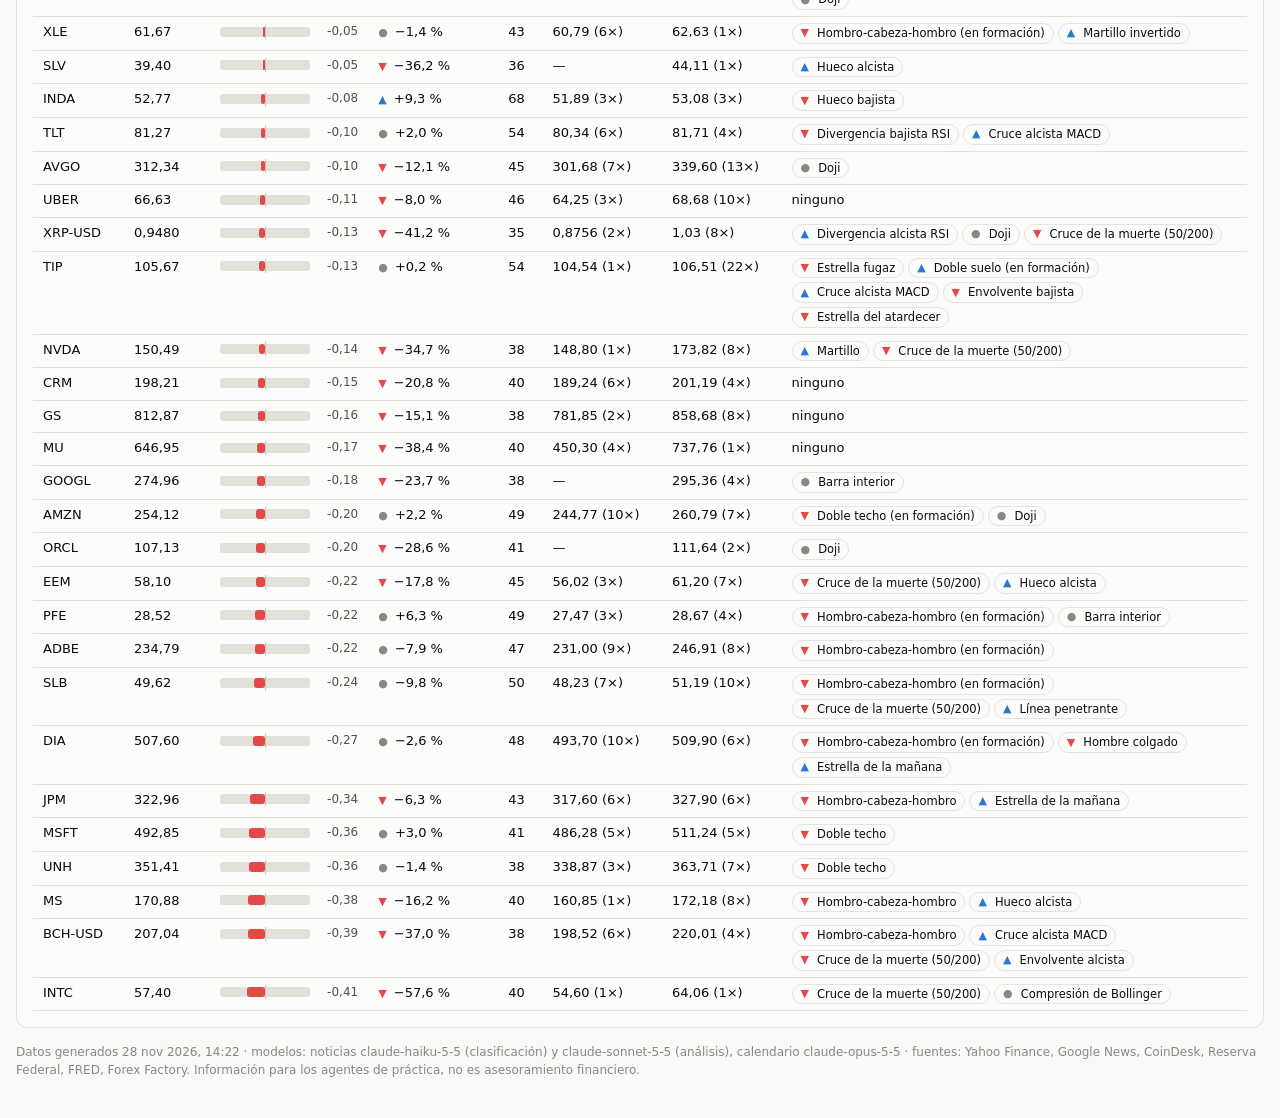
<file: dashboard/research.html>
<!doctype html>
<html lang="es">
<head>
  <meta charset="utf-8">
  <meta name="viewport" content="width=device-width, initial-scale=1">
  <title>tradesim · Investigación</title>
  <meta name="description" content="Calendario de eventos del próximo mes, noticias analizadas, datos macro por tipo de activo y patrones técnicos de cada activo.">
  <link rel="icon" href="data:image/svg+xml,%3Csvg xmlns='http://www.w3.org/2000/svg' viewBox='0 0 32 32'%3E%3Crect width='32' height='32' rx='7' fill='%232a78d6'/%3E%3Cpath d='M6 22l6-7 5 4 9-11' stroke='white' stroke-width='3' fill='none' stroke-linecap='round' stroke-linejoin='round'/%3E%3C/svg%3E">
  <meta name="tradesim-data-url" content="https://raw.githubusercontent.com/andygargol2010-afk/tradesim/main/dashboard/live.json">
  <link rel="stylesheet" href="styles.css">
</head>
<body>
  <div class="viz-root">
    <header class="page-head">
      <div>
        <nav class="nav" aria-label="Secciones"><a href="/">Operativa diaria</a><a href="research.html" aria-current="page">Investigación</a><a href="diario.html">Diario</a><a href="ganancias.html">Ganancias</a><a href="backtest.html">Backtest</a></nav>
        <h1>tradesim · Investigación</h1>
        <p class="subtitle">Lo que leen los agentes: eventos del próximo mes, noticias analizadas, datos macro y patrones técnicos. Se actualiza cada hora.</p>
      </div>
      <button class="theme-toggle" id="theme-toggle" type="button" aria-label="Cambiar tema claro/oscuro">◐ Tema</button>
    </header>
    <div class="statusbar" id="statusbar">Cargando…</div>
    <div id="notice"></div>

    <main id="app" aria-busy="true">
      <nav class="toc" aria-label="Contenido">
        <a href="#calendar">Calendario</a><a href="#news">Noticias</a><a href="#macro">Macro</a><a href="#technicals">Patrones técnicos</a>
      </nav>

      <section class="card" id="calendar" aria-labelledby="h-cal">
        <h2 id="h-cal">Calendario del próximo mes</h2>
        <p class="hint" id="cal-hint"></p>
        <div class="research-summary" id="cal-summary" hidden></div>
        <div class="filters" role="group" aria-label="Filtros del calendario">
          <label>Importancia <select id="cal-importance">
            <option value="low">todas</option><option value="medium" selected>media y alta</option><option value="high">solo alta</option>
          </select></label>
          <label>Tipo <select id="cal-category"></select></label>
          <label>Activo <select id="cal-asset"></select></label>
        </div>
        <div id="cal-list"></div>
        <details class="data-view" id="cal-past-wrap">
          <summary>Últimos 7 días y resultados</summary>
          <div id="cal-past"></div>
        </details>
      </section>

      <section class="card" id="news" aria-labelledby="h-news">
        <h2 id="h-news">Noticias</h2>
        <p class="hint" id="news-hint"></p>
        <div class="filters" role="group" aria-label="Filtros de noticias">
          <label>Activo <select id="news-asset"></select></label>
        </div>
        <h3>Análisis detallados</h3>
        <div id="analyses"></div>
        <h3>Resto de noticias (últimas 48 h)</h3>
        <div class="table-scroll tall"><table id="feed-table" class="data-table wrap"></table></div>
      </section>

      <section class="card" id="macro" aria-labelledby="h-macro">
          <h2 id="h-macro">Datos macro</h2>
          <p class="hint" id="macro-hint"></p>
          <div class="table-scroll"><table id="macro-table" class="data-table"></table></div>
          <h3 id="h-relevance">Qué datos mira cada tipo de activo</h3>
          <p class="hint">Los agentes reciben todos los datos, con esta guía de cuáles mueven cada activo.</p>
          <div class="table-scroll"><table id="relevance-table" class="data-table wrap"></table></div>
      </section>

      <section class="card" id="technicals" aria-labelledby="h-tech">
        <h2 id="h-tech">Patrones técnicos</h2>
        <p class="hint" id="tech-hint"></p>
        <div class="filters" role="group" aria-label="Filtros de patrones">
          <label>Tipo de activo <select id="tech-class">
            <option value="">todos</option><option value="equity">acciones</option><option value="etf">ETF</option><option value="crypto">cripto</option>
          </select></label>
          <label>Orden <select id="tech-sort">
            <option value="score">más alcistas primero</option><option value="-score">más bajistas primero</option><option value="symbol">alfabético</option>
          </select></label>
        </div>
        <div class="legend" aria-hidden="true">
          <span><span class="tri up">▲</span>alcista</span><span><span class="tri down">▼</span>bajista</span><span><span class="tri flat">●</span>neutral</span>
          <span>Puntuación: balance de patrones y tendencia, de −1 (bajista) a +1 (alcista)</span>
        </div>
        <div class="table-scroll"><table id="tech-table" class="data-table wrap"></table></div>
      </section>
    </main>

    <footer class="page-foot" id="footer"></footer>
  </div>
  <div class="tooltip" id="tooltip" role="status" aria-live="polite" hidden></div>
  <script src="charts.js"></script>
  <script src="research.js"></script>
</body>
</html>
</file>
<file: dashboard/styles.css>
/* Tokens: validated categorical palette (slots 1-3), chart chrome and ink, light + dark. */
:root {
  color-scheme: light;
  --page: #f9f9f7;
  --surface: #fcfcfb;
  --text: #0b0b0b;
  --text-2: #52514e;
  --muted: #898781;
  --grid: #e1e0d9;
  --axis: #c3c2b7;
  --border: rgba(11, 11, 11, 0.10);
  --hover: rgba(11, 11, 11, 0.04);
  --series-1: #2a78d6;
  --series-2: #eb6834;
  --series-3: #1baf7a;
  --bench: #898781;
  --buy: #2a78d6;
  --sell: #e34948;
  --warning: #fab219;
  --font: system-ui, -apple-system, "Segoe UI", sans-serif;
}
@media (prefers-color-scheme: dark) {
  :root:not([data-theme="light"]) {
    color-scheme: dark;
    --page: #0d0d0d;
    --surface: #1a1a19;
    --text: #f0efec;
    --text-2: #c3c2b7;
    --muted: #898781;
    --grid: #2c2c2a;
    --axis: #383835;
    --border: rgba(255, 255, 255, 0.10);
    --hover: rgba(255, 255, 255, 0.05);
    --series-1: #3987e5;
    --series-2: #d95926;
    --series-3: #199e70;
    --bench: #898781;
    --buy: #3987e5;
    --sell: #e66767;
  }
}
:root[data-theme="dark"] {
  color-scheme: dark;
  --page: #0d0d0d;
  --surface: #1a1a19;
  --text: #f0efec;
  --text-2: #c3c2b7;
  --muted: #898781;
  --grid: #2c2c2a;
  --axis: #383835;
  --border: rgba(255, 255, 255, 0.10);
  --hover: rgba(255, 255, 255, 0.05);
  --series-1: #3987e5;
  --series-2: #d95926;
  --series-3: #199e70;
  --bench: #898781;
  --buy: #3987e5;
  --sell: #e66767;
}

* { box-sizing: border-box; }
html, body { margin: 0; background: var(--page); color: var(--text); font-family: var(--font); }
body { font-size: 14px; line-height: 1.45; }
.viz-root { max-width: 1280px; margin: 0 auto; padding: 24px 16px 40px; }

.page-head { display: flex; justify-content: space-between; align-items: flex-start; gap: 16px; margin-bottom: 12px; }
.page-head > div { min-width: 0; }
.theme-toggle { flex-shrink: 0; }
h1 { font-size: 22px; margin: 0 0 4px; font-weight: 650; letter-spacing: -0.01em; }
h2 { font-size: 16px; margin: 0 0 2px; font-weight: 620; }
h3 { font-size: 14px; margin: 22px 0 8px; font-weight: 620; }
.subtitle, .hint { color: var(--text-2); margin: 0; }
.hint { font-size: 13px; margin-bottom: 10px; }
.theme-toggle { background: var(--surface); color: var(--text-2); border: 1px solid var(--border); border-radius: 8px;
  padding: 6px 10px; font: inherit; cursor: pointer; white-space: nowrap; }
.theme-toggle:hover { background: var(--hover); }

.notice { display: flex; gap: 10px; align-items: flex-start; background: var(--surface); border: 1px solid var(--border);
  border-left: 4px solid var(--warning); border-radius: 8px; padding: 10px 12px; margin: 0 0 16px; color: var(--text); }
.notice .icon { color: var(--warning); font-weight: 700; }

.card { background: var(--surface); border: 1px solid var(--border); border-radius: 12px; padding: 16px; margin-bottom: 16px; min-width: 0; }
.grid-2 { display: grid; grid-template-columns: 1fr 1fr; gap: 16px; }
.grid-2 > * { min-width: 0; }
.grid-2 > .card { margin-bottom: 16px; }
.grid-2.tables { gap: 20px; }
@media (max-width: 900px) { .grid-2 { grid-template-columns: 1fr; } }

.filters { display: flex; flex-wrap: wrap; gap: 16px; margin: 10px 0 14px; }
.filters label { max-width: 100%; min-width: 0; }
.filters select { min-width: 0; flex: 1 1 auto; text-overflow: ellipsis; }
label { color: var(--text-2); font-size: 13px; display: inline-flex; gap: 8px; align-items: center; }
select { font: inherit; color: var(--text); background: var(--surface); border: 1px solid var(--axis);
  border-radius: 6px; padding: 5px 8px; max-width: 100%; }

.tiles { display: grid; grid-template-columns: repeat(auto-fill, minmax(150px, 1fr)); gap: 10px; }
.tile { border: 1px solid var(--border); border-radius: 10px; padding: 10px 12px; }
.tile .label { color: var(--text-2); font-size: 12px; }
.tile .value { font-size: 22px; font-weight: 620; margin-top: 2px; }
.tile .sub { color: var(--muted); font-size: 12px; }

.chart { position: relative; width: 100%; min-height: 120px; }
.chart svg { display: block; width: 100%; overflow: visible; }
.chart svg:focus-visible { outline: 2px solid var(--series-1); outline-offset: 2px; border-radius: 4px; }
.chart-title { margin: 18px 0 4px; font-weight: 600; font-size: 13px; color: var(--text-2); }
.chart-title.row { display: flex; justify-content: space-between; align-items: center; gap: 12px; flex-wrap: wrap; }
.axis-text { fill: var(--muted); font-size: 11px; font-variant-numeric: tabular-nums; }
.end-label { fill: var(--text); font-size: 12px; font-weight: 600; }
.end-label .sub { fill: var(--text-2); font-weight: 400; }
.row-label { fill: var(--text); font-size: 12px; }

.table-scroll { overflow-x: auto; }
.table-scroll.tall { max-height: 320px; overflow-y: auto; }
.data-table { border-collapse: collapse; width: 100%; font-size: 13px; }
.data-table th, .data-table td { padding: 6px 10px; text-align: right; border-bottom: 1px solid var(--grid); white-space: nowrap; }
.data-table th { color: var(--text-2); font-weight: 600; position: sticky; top: 0; background: var(--surface); }
.data-table td { font-variant-numeric: tabular-nums; }
.data-table th:first-child, .data-table td:first-child { text-align: left; }
.data-table.clickable tbody tr { cursor: pointer; }
.data-table tbody tr:hover { background: var(--hover); }
.data-table tbody tr.selected { background: var(--hover); box-shadow: inset 3px 0 0 var(--text-2); }
.key { display: inline-block; width: 14px; height: 3px; border-radius: 2px; vertical-align: middle; margin-right: 8px; }
.side-buy::before { content: "▲ "; color: var(--buy); }
.side-sell::before { content: "▼ "; color: var(--sell); }

details.data-view { margin-top: 8px; }
details.data-view summary { cursor: pointer; color: var(--text-2); font-size: 13px; }

.legend { display: flex; flex-wrap: wrap; gap: 14px; margin: 2px 0 6px; font-size: 12px; color: var(--text-2); }
.legend span { display: inline-flex; align-items: center; }
.legend .tri { font-size: 11px; margin-right: 5px; }

.tooltip { position: fixed; z-index: 10; pointer-events: none; background: var(--surface); color: var(--text);
  border: 1px solid var(--border); border-radius: 8px; padding: 8px 10px; font-size: 12px;
  box-shadow: 0 4px 16px rgba(0, 0, 0, 0.12); max-width: 300px; }
.tooltip .tt-head { color: var(--text-2); margin-bottom: 4px; }
.tooltip .tt-row { display: flex; align-items: center; gap: 8px; white-space: nowrap; }
.tooltip .tt-row strong { font-variant-numeric: tabular-nums; }
.tooltip .tt-row .name { color: var(--text-2); }

.page-foot { color: var(--muted); font-size: 12px; margin-top: 8px; }
.page-foot code { color: var(--text-2); }
.error { color: var(--text); background: var(--surface); border: 1px solid var(--border); border-left: 4px solid var(--sell);
  border-radius: 8px; padding: 12px; }

/* navigation + live page */
.nav { display: flex; flex-wrap: wrap; gap: 4px; margin-bottom: 8px; }
.nav a { color: var(--text-2); text-decoration: none; padding: 4px 10px; border-radius: 6px; font-size: 13px; border: 1px solid transparent; }
.nav a:hover { background: var(--hover); }
.nav a[aria-current="page"] { color: var(--text); border-color: var(--border); background: var(--surface); font-weight: 600; }
.statusbar { display: flex; flex-wrap: wrap; gap: 8px 20px; color: var(--text-2); font-size: 13px; margin: 0 0 14px; }
.statusbar strong { color: var(--text); font-weight: 600; }
.chip { display: inline-flex; align-items: center; gap: 5px; font-size: 12px; padding: 1px 8px; border-radius: 999px;
  border: 1px solid var(--border); color: var(--text); white-space: nowrap; }
.chip .dot { width: 8px; height: 8px; border-radius: 50%; display: inline-block; }
.st-ok .dot { background: #0ca30c; } .st-skipped .dot, .st-synced .dot { background: var(--muted); }
.st-halted .dot, .st-rejected .dot { background: #fab219; } .st-error .dot { background: #d03b3b; }
.live-dot { color: #0ca30c; font-size: 10px; margin-right: 4px; animation: pulse 2s ease-in-out infinite; }
@keyframes pulse { 50% { opacity: 0.35; } }
@media (prefers-reduced-motion: reduce) { .live-dot { animation: none; } }
.desc { color: var(--text-2); margin: 4px 0 12px; max-width: 900px; }
.kv { display: grid; grid-template-columns: max-content 1fr; gap: 4px 16px; font-size: 13px; }
.kv dt { color: var(--text-2); } .kv dd { margin: 0; font-variant-numeric: tabular-nums; }
.wbar { display: grid; grid-template-columns: 110px 1fr 60px; align-items: center; gap: 8px; font-size: 12px; margin: 3px 0; }
.wbar .track { position: relative; height: 10px; background: var(--grid); border-radius: 3px; }
.wbar .fill { position: absolute; top: 0; bottom: 0; border-radius: 3px; }
.wbar .mid { position: absolute; left: 50%; top: -2px; bottom: -2px; width: 1px; background: var(--axis); }
.wbar .num { text-align: right; font-variant-numeric: tabular-nums; color: var(--text-2); }
.journal { list-style: none; padding: 0; margin: 0; }
.journal li { border-top: 1px solid var(--grid); padding: 10px 2px; }
.journal .head { display: flex; flex-wrap: wrap; align-items: center; gap: 10px; }
.journal .when { font-weight: 600; }
.journal .msg { color: var(--text-2); }
.journal ul.signals { margin: 6px 0 0; padding-left: 18px; color: var(--text-2); font-size: 13px; }
.journal .orders { margin-top: 6px; font-size: 12.5px; }
.empty { color: var(--text-2); padding: 12px 0; }
.pos { white-space: nowrap; }

/* research page */
.toc { display: flex; flex-wrap: wrap; gap: 6px 14px; margin: 0 0 14px; font-size: 13px; }
.toc a { color: var(--text-2); }
a { color: var(--series-1); }
.muted { color: var(--muted); }
.tri { font-size: 11px; margin-right: 3px; }
.tri.up { color: var(--buy); } .tri.down { color: var(--sell); } .tri.flat { color: var(--muted); }
.legend .tri { margin-right: 5px; }
.tag { display: inline-block; font-size: 11px; color: var(--text-2); border: 1px solid var(--border); border-radius: 4px;
  padding: 0 5px; margin-left: 6px; white-space: nowrap; vertical-align: 1px; }
.data-table.wrap td { white-space: normal; text-align: left; vertical-align: top; }
.data-table.wrap td:not(:last-child) { white-space: nowrap; }
.data-table.wrap th { text-align: left; }
.data-table .indent { padding-left: 12px; }
.research-summary { background: var(--hover); border-radius: 8px; padding: 10px 12px; margin: 4px 0 8px; max-width: 980px; }
.day { margin-top: 12px; }
.day-head { display: flex; gap: 10px; align-items: baseline; border-bottom: 1px solid var(--grid); padding-bottom: 4px; }
.day-head span { color: var(--text-2); font-size: 13px; }
ul.events { list-style: none; margin: 0; padding: 0; }
li.ev { display: grid; grid-template-columns: 34px 150px 30px minmax(0, 1fr) auto; gap: 2px 10px; align-items: baseline;
  padding: 6px 2px; border-bottom: 1px solid var(--grid); font-size: 13px; }
li.ev .imp { color: var(--text-2); font-size: 10px; letter-spacing: -1px; }
li.ev.imp-high .imp { color: var(--text); }
li.ev .time { color: var(--text-2); font-variant-numeric: tabular-nums; }
li.ev .country { color: var(--muted); font-size: 12px; }
li.ev.imp-high .title { font-weight: 600; }
li.ev .nums { display: flex; gap: 10px; color: var(--text-2); font-size: 12px; font-variant-numeric: tabular-nums; justify-content: flex-end; }
li.ev .nums .actual { color: var(--text); font-weight: 600; }
li.ev .meta { grid-column: 4 / -1; color: var(--muted); font-size: 12px; }
@media (max-width: 700px) {
  li.ev { grid-template-columns: 30px minmax(0, 1fr); }
  li.ev .time, li.ev .title, li.ev .nums, li.ev .meta { grid-column: 2; }
  li.ev .country { display: none; }
  li.ev .nums { justify-content: flex-start; }
}
details.analysis { border: 1px solid var(--border); border-radius: 10px; margin: 8px 0; }
details.analysis > summary { cursor: pointer; display: flex; flex-wrap: wrap; gap: 6px 10px; align-items: baseline; padding: 10px 12px; }
details.analysis > summary .when { color: var(--text-2); font-size: 12px; white-space: nowrap; }
details.analysis > summary .headline { font-weight: 600; flex: 1 1 320px; min-width: 0; }
details.analysis[open] > summary { border-bottom: 1px solid var(--grid); }
.chips { display: inline-flex; flex-wrap: wrap; gap: 4px; }
.an-body { padding: 4px 14px 10px; max-width: 1000px; }
.an-body p { margin: 8px 0; }
.an-body .facts { color: var(--text-2); font-size: 13px; }
.an-body table { margin: 6px 0; }
.rbar { display: inline-flex; align-items: center; gap: 6px; font-variant-numeric: tabular-nums; }
.rtrack { width: 48px; height: 6px; background: var(--grid); border-radius: 3px; position: relative; overflow: hidden; }
.rfill { position: absolute; left: 0; top: 0; bottom: 0; background: var(--text-2); border-radius: 3px; }
.sbar { display: inline-grid; grid-template-columns: 90px 42px; align-items: center; gap: 6px; }
.sbar .track { position: relative; height: 10px; background: var(--grid); border-radius: 3px; }
.sbar .fill { position: absolute; top: 0; bottom: 0; border-radius: 3px; }
.sbar .mid { position: absolute; left: 50%; top: -2px; bottom: -2px; width: 1px; background: var(--axis); }
.sbar .num { text-align: right; font-variant-numeric: tabular-nums; color: var(--text-2); font-size: 12px; }
.chip.pat { font-size: 11.5px; }
.view { margin: 6px 0 10px; max-width: 980px; }
.theses td { max-width: 360px; }
.lessons { margin: 4px 0 0; padding-left: 18px; color: var(--text-2); font-size: 13px; }
.data-table.theses td:nth-child(n+4) { white-space: normal; min-width: 180px; }
.journal ul.signals li { border: 0; padding: 2px 0; }
.data-table td.reason { white-space: normal; text-align: left; min-width: 240px; max-width: 420px; }
.clamp { display: -webkit-box; -webkit-line-clamp: 2; -webkit-box-orient: vertical; overflow: hidden; }
.data-table td.reason { min-width: 280px; }

/* chronicle (diario.html) */
.agent-days { display: grid; grid-template-columns: repeat(auto-fill, minmax(280px, 1fr)); gap: 12px; margin-bottom: 12px; }
.agent-day { margin-bottom: 0; padding: 12px; }
.agent-day h4 { margin: 0 0 6px; display: flex; justify-content: space-between; gap: 8px; }
.agent-day dl { margin: 0; font-size: 13px; }
.agent-day dt { color: var(--text-2); font-weight: 600; margin-top: 6px; }
.agent-day dd { margin: 2px 0 0; }
#stats-table th:nth-child(2), #stats-table td:nth-child(2) { text-align: left; }
</file>
